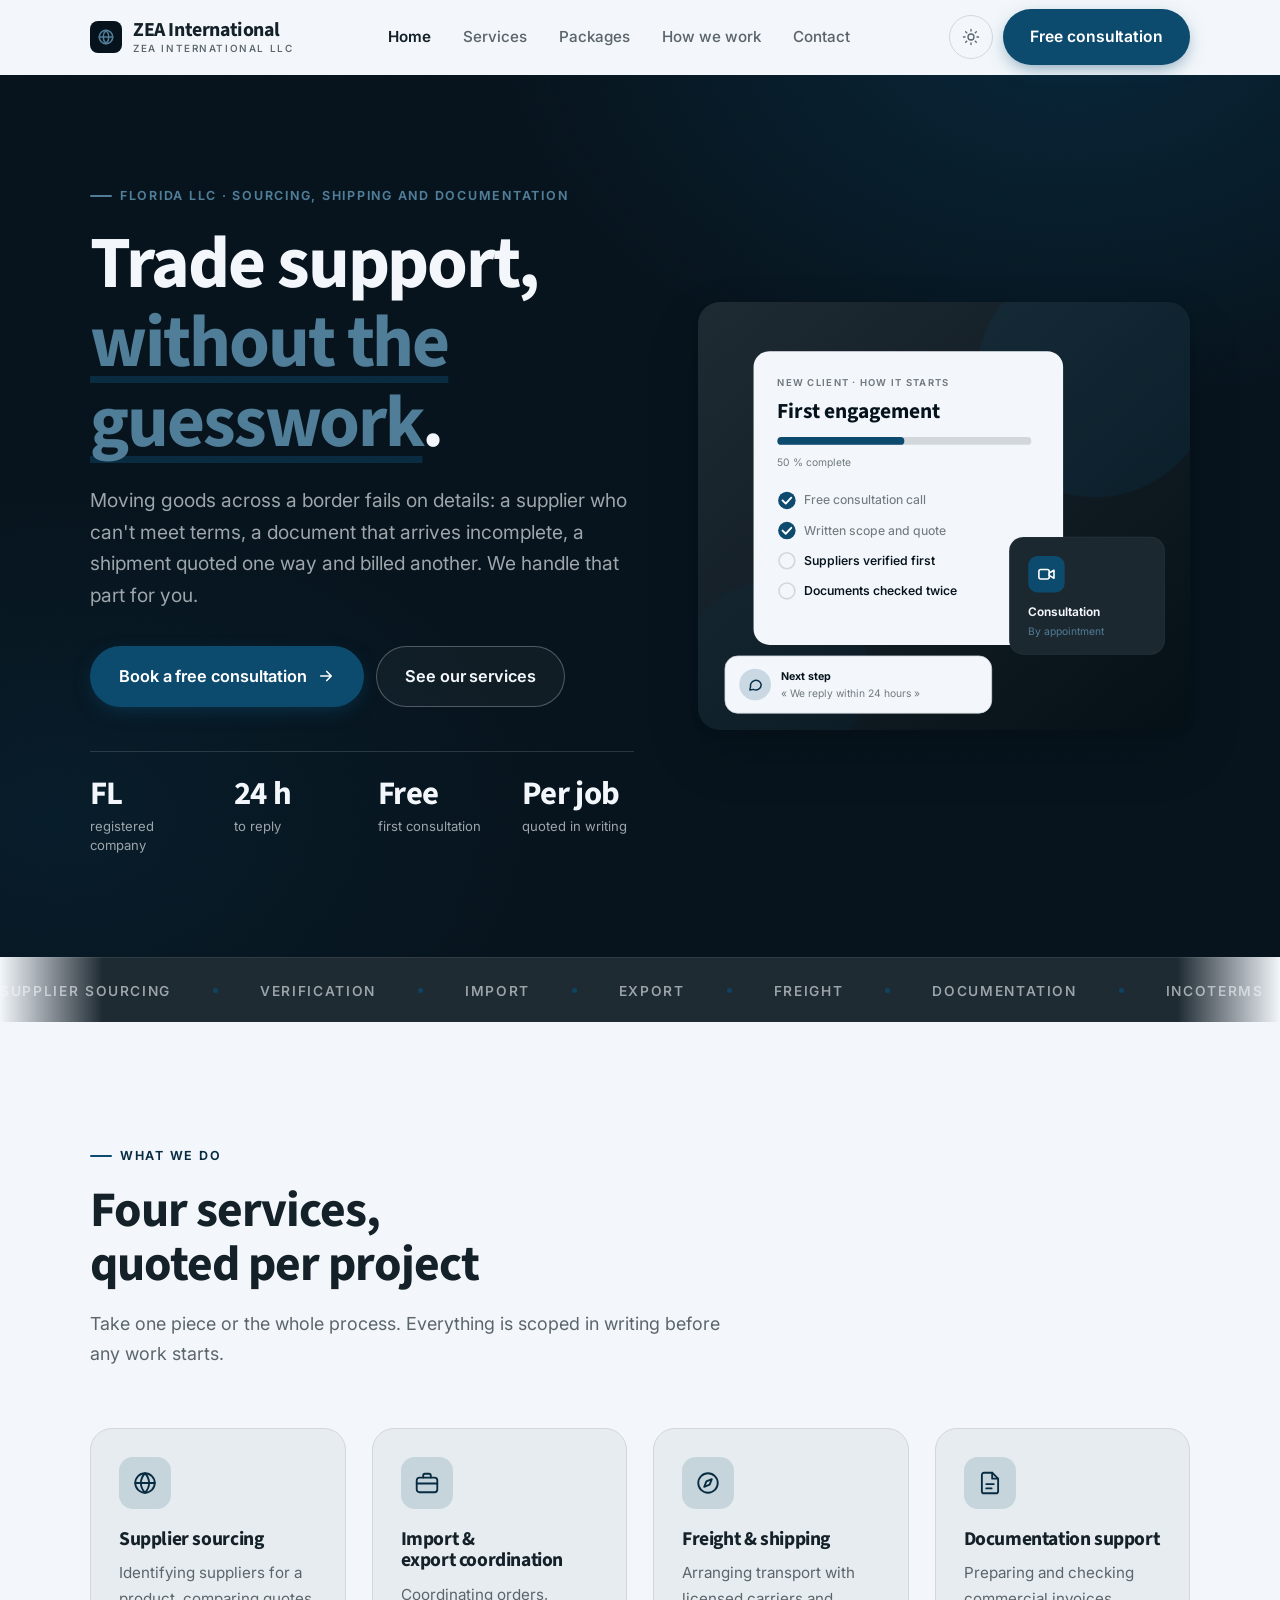
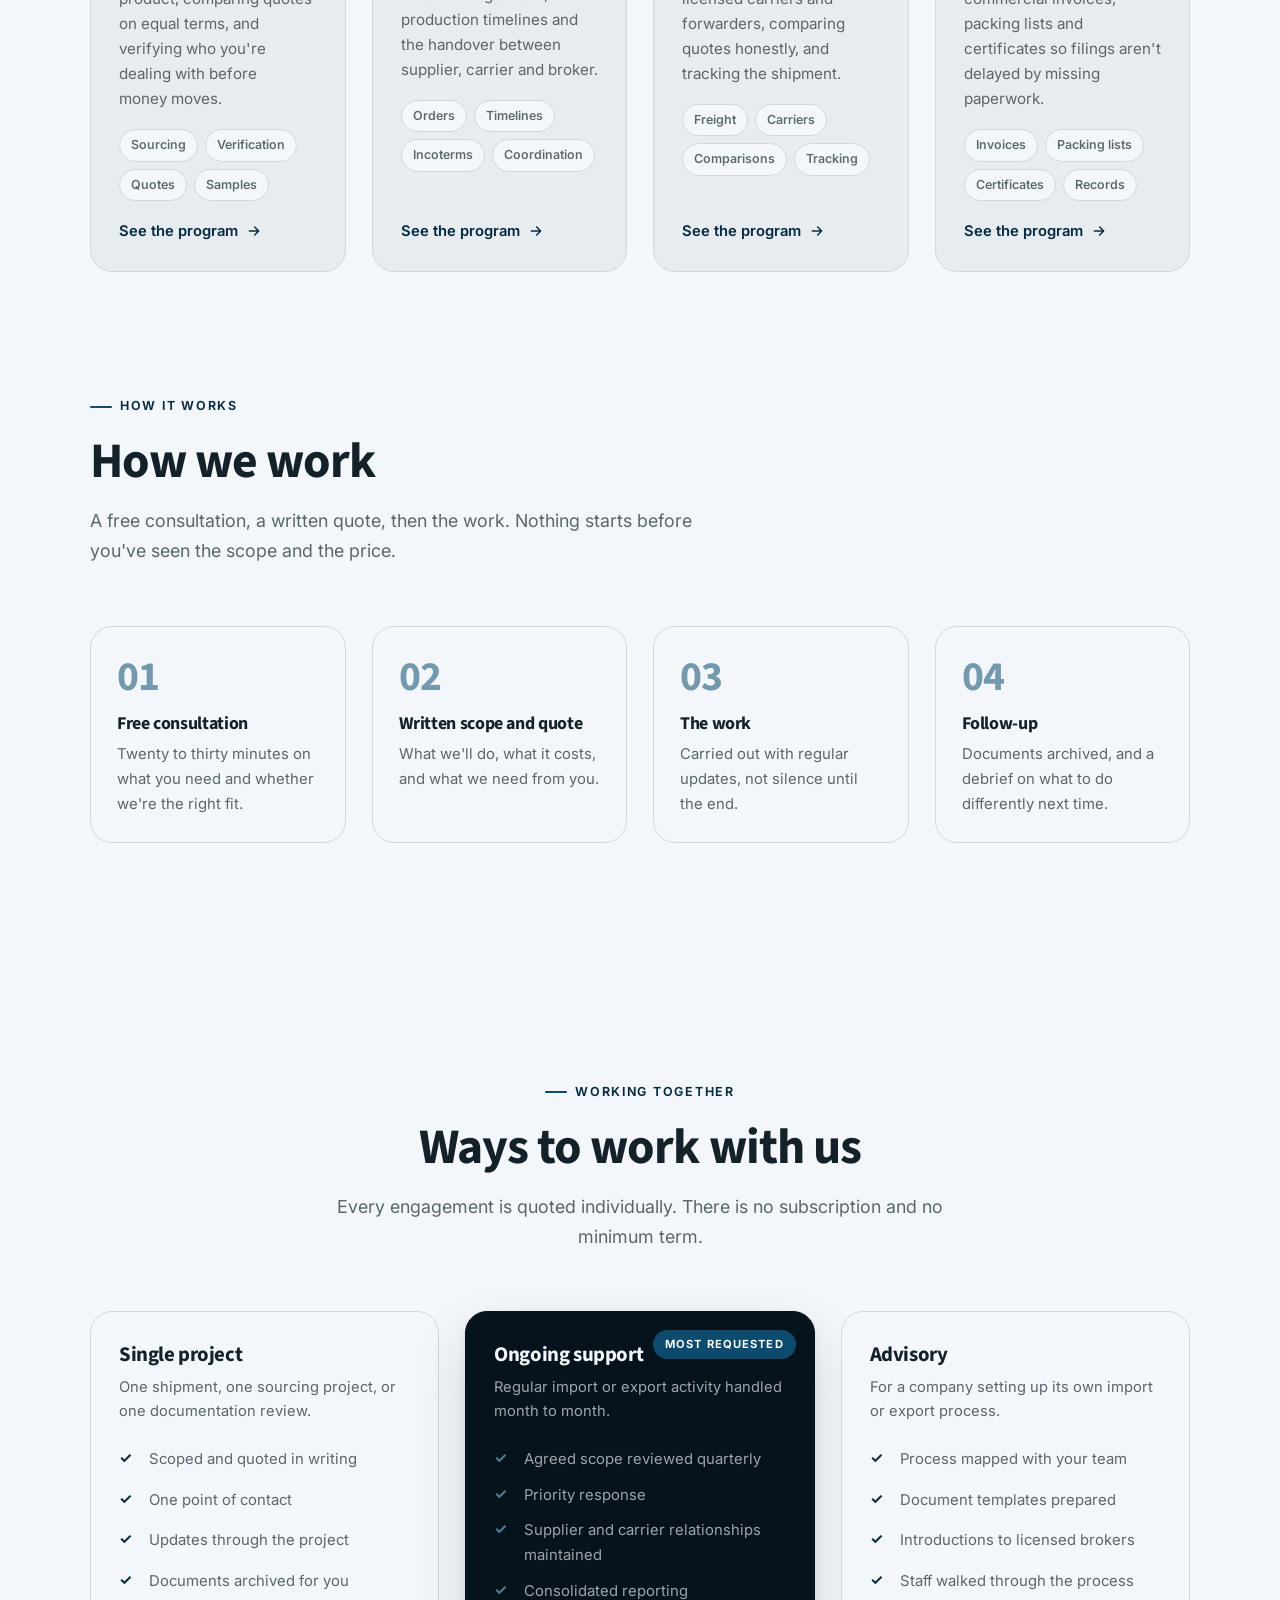
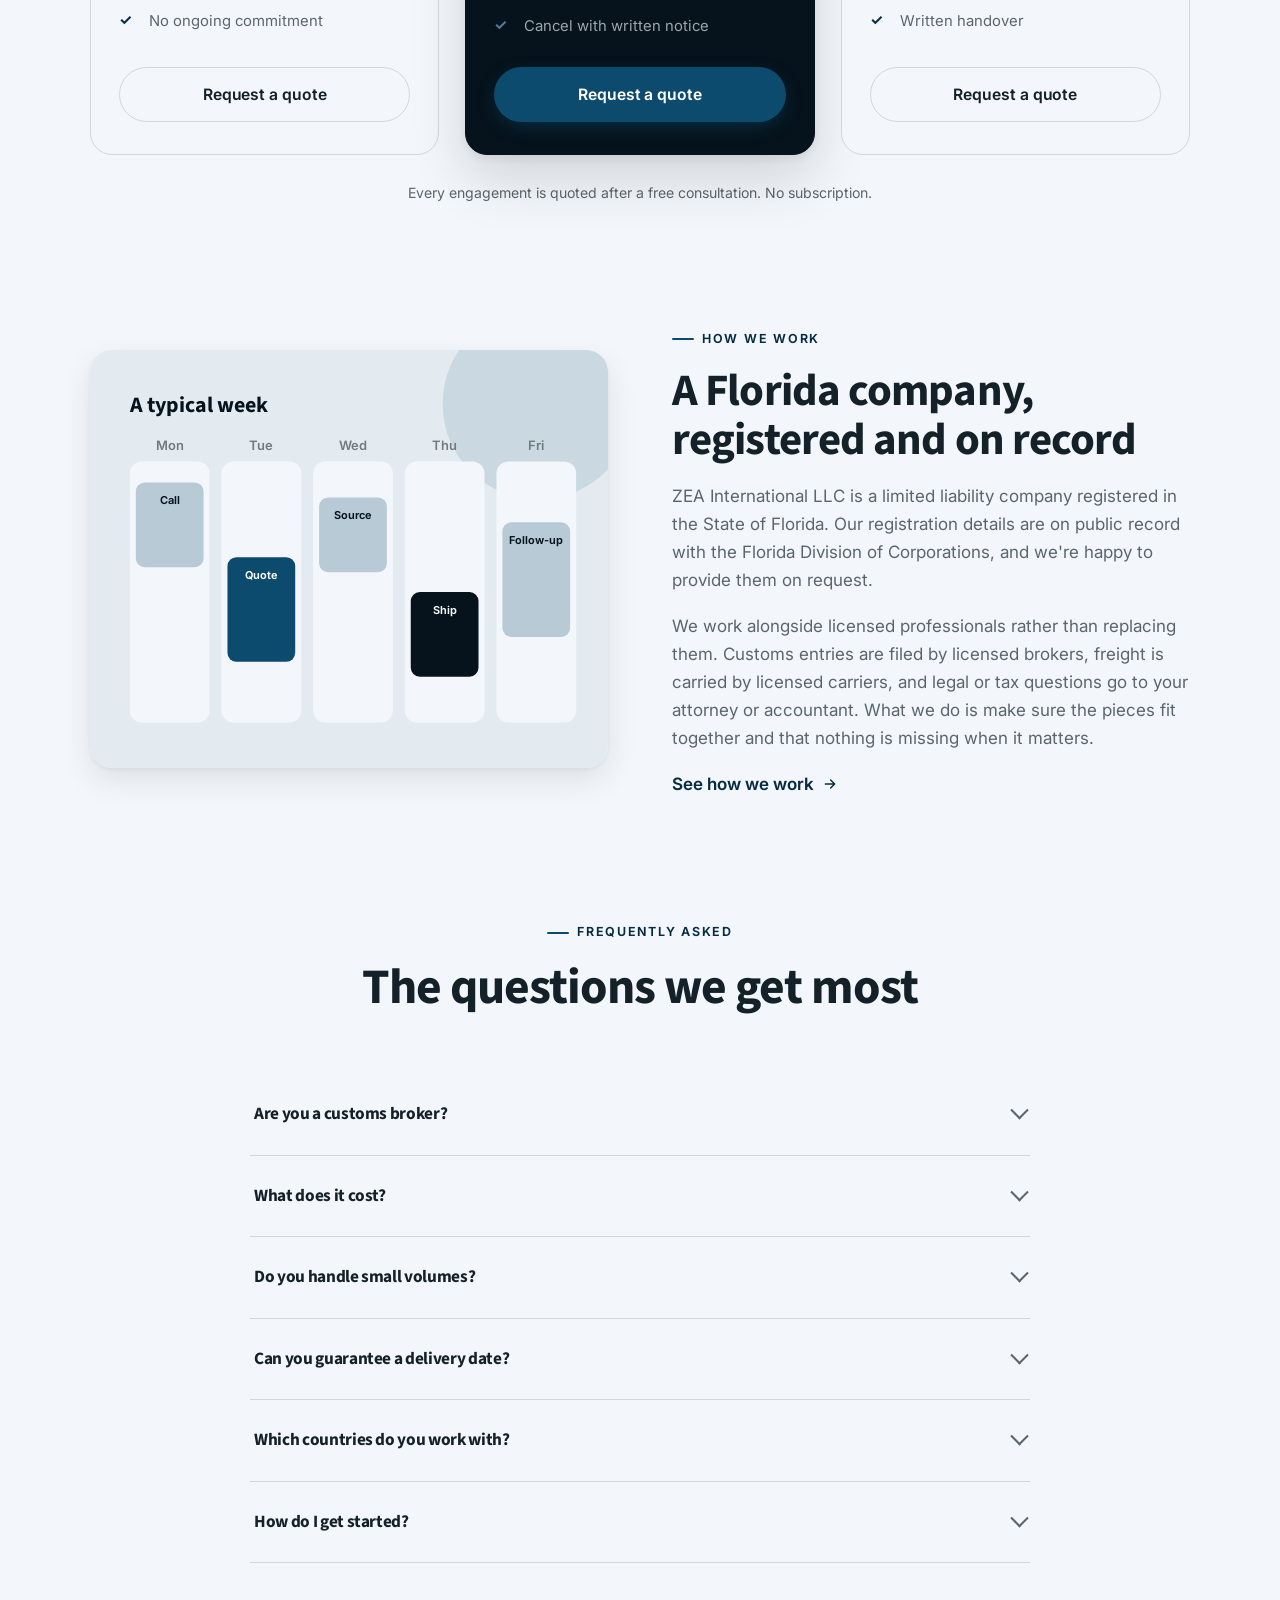
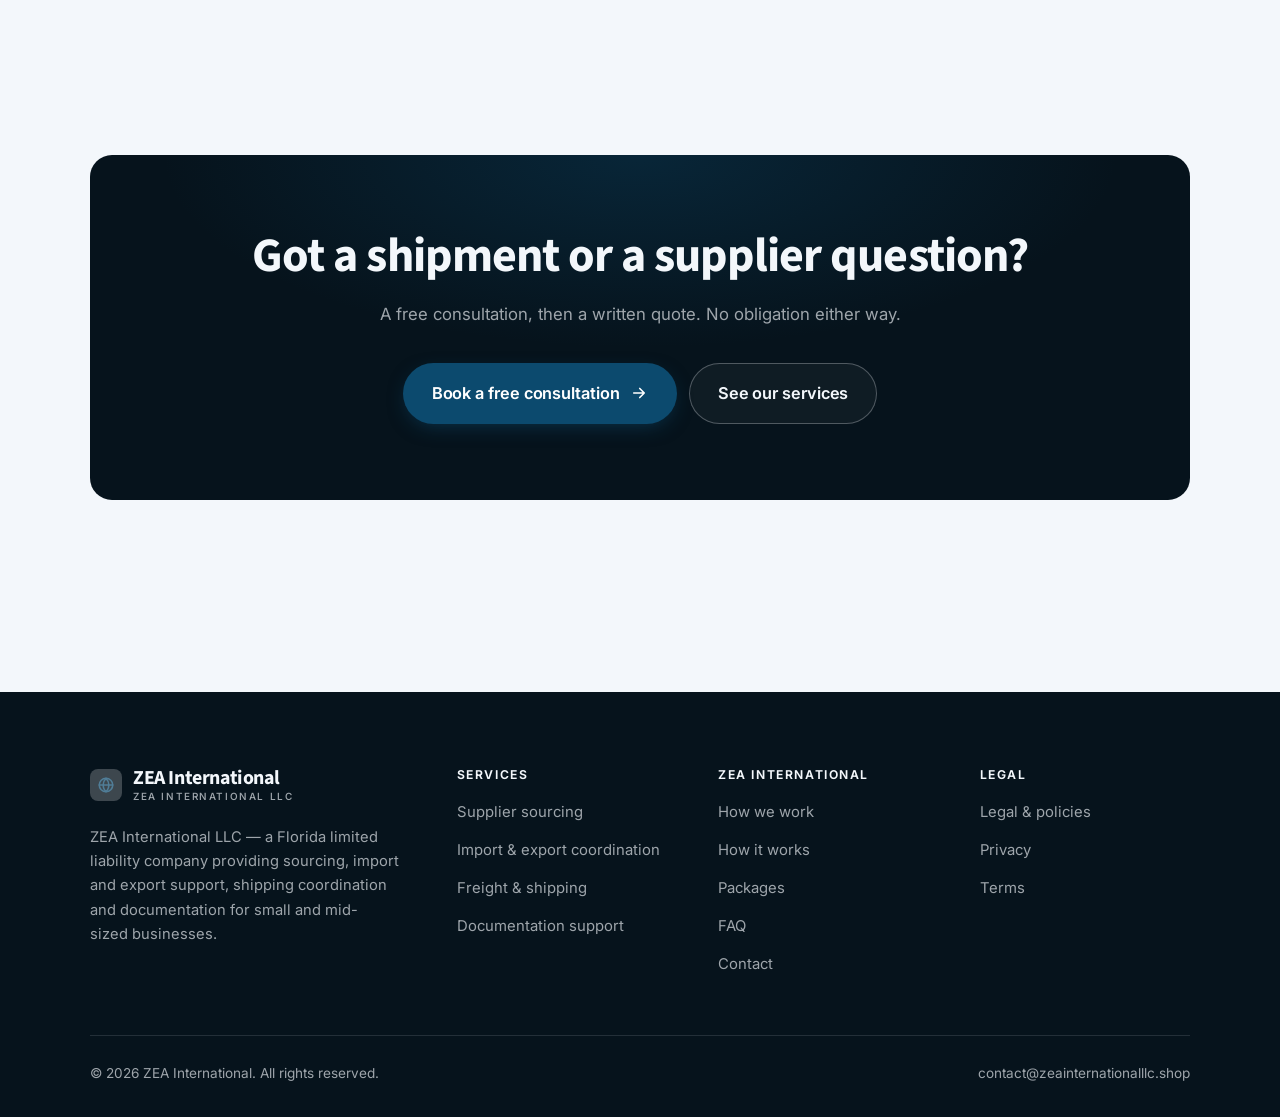
<file: index.html>
<!DOCTYPE html>
<html lang="en" class="no-js">
<head>
<meta charset="utf-8">
<meta name="viewport" content="width=device-width, initial-scale=1">
<title>ZEA International LLC — sourcing, import and export support</title>
<meta name="description" content="ZEA International LLC, a Florida company providing supplier sourcing, import and export coordination, shipping and documentation support for small and mid-sized businesses.">
<link rel="canonical" href="https://zeainternationalllc.shop/">

<meta property="og:type" content="website">
<meta property="og:url" content="https://zeainternationalllc.shop/">
<meta property="og:site_name" content="ZEA International">
<meta property="og:locale" content="en_US">
<meta property="og:title" content="ZEA International LLC — sourcing, import and export support">
<meta property="og:description" content="ZEA International LLC, a Florida company providing supplier sourcing, import and export coordination, shipping and documentation support for small and mid-sized businesses.">
<meta name="theme-color" content="#06131c">

<link rel="icon" href="assets/img/favicon.svg" type="image/svg+xml">
<link rel="preconnect" href="https://fonts.googleapis.com">
<link rel="preconnect" href="https://fonts.gstatic.com" crossorigin>
<link rel="stylesheet" href="https://fonts.googleapis.com/css2?family=Source+Sans+3:wght@400..700&family=Inter:wght@400..700&display=swap">
<link rel="stylesheet" href="assets/css/style.css">

<!-- Thème appliqué avant le premier rendu (évite le flash) -->
<script>
document.documentElement.classList.remove('no-js');
(function(){try{var t=localStorage.getItem('site-theme');if(t){document.documentElement.setAttribute('data-theme',t);}}catch(e){}})();
</script>
<script type="application/ld+json">
{
  "@context": "https://schema.org",
  "@type": "Organization",
  "name": "ZEA International",
  "url": "https://zeainternationalllc.shop/",
  "email": "contact@zeainternationalllc.shop",
  "description": "ZEA International LLC, a Florida company providing supplier sourcing, import and export coordination, shipping and documentation support for small and mid-sized businesses.",
  "areaServed": "US",
  "knowsLanguage": "en"
}
</script>
</head>

<body>
<a class="skip-link" href="#main">Skip to main content</a>

<header class="site-header">
  <nav class="wrap nav" aria-label="Main navigation">
    <a class="brand" href="index.html">
      <svg class="brand__mark" viewBox="0 0 64 64" aria-hidden="true">
        <rect class="bm-bg" width="64" height="64" rx="16"/>
        <g class="bm-ic" transform="translate(14 14) scale(1.5)" fill="none" stroke-width="2.1" stroke-linecap="round" stroke-linejoin="round"><circle cx="12" cy="12" r="9"/><path d="M3 12h18M12 3c2.5 2.7 3.8 5.7 3.8 9s-1.3 6.3-3.8 9c-2.5-2.7-3.8-5.7-3.8-9S9.5 5.7 12 3z"/></g>
      </svg>
      <span>ZEA International<span class="brand__sub">ZEA International LLC</span></span>
    </a>

    <ul class="nav__links" id="nav-links">
      <li><a href="index.html" aria-current="page">Home</a></li>
      <li><a href="programs.html">Services</a></li>
      <li><a href="index.html#pricing">Packages</a></li>
      <li><a href="about.html">How we work</a></li>
      <li><a href="contact.html">Contact</a></li>
      <li><a class="btn btn--primary" href="contact.html">Free consultation</a></li>
    </ul>

    <div class="nav__cta">
      <button class="theme-toggle" type="button" aria-label="Switch to dark theme">
        <svg class="icon-sun" viewBox="0 0 24 24" fill="none" stroke="currentColor" stroke-width="1.8" stroke-linecap="round" aria-hidden="true"><circle cx="12" cy="12" r="4"/><path d="M12 2v2m0 16v2M2 12h2m16 0h2M4.9 4.9l1.4 1.4m11.4 11.4 1.4 1.4M19.1 4.9l-1.4 1.4M6.3 17.7l-1.4 1.4"/></svg>
        <svg class="icon-moon" viewBox="0 0 24 24" fill="none" stroke="currentColor" stroke-width="1.8" stroke-linecap="round" stroke-linejoin="round" aria-hidden="true"><path d="M21 12.8A9 9 0 1 1 11.2 3a7 7 0 0 0 9.8 9.8z"/></svg>
      </button>
      <a class="btn btn--primary" href="contact.html">Free consultation</a>
      <button class="nav__toggle" type="button" aria-expanded="false" aria-controls="nav-links" aria-label="Open menu">
        <svg class="icon-open" viewBox="0 0 24 24" fill="none" stroke="currentColor" stroke-width="2" stroke-linecap="round" aria-hidden="true"><path d="M3 6h18M3 12h18M3 18h18"/></svg>
        <svg class="icon-close" viewBox="0 0 24 24" fill="none" stroke="currentColor" stroke-width="2" stroke-linecap="round" aria-hidden="true"><path d="M6 6l12 12M18 6L6 18"/></svg>
      </button>
    </div>
  </nav>
</header>

<main id="main">

<section class="hero">
  <div class="wrap hero__inner">
    <div>
      <span class="eyebrow hero__eyebrow">Florida LLC · Sourcing, shipping and documentation</span>
      <h1>Trade support,<br> <em>without the guesswork</em>.</h1>
      <p class="hero__lede">Moving goods across a border fails on details: a supplier who can't meet terms, a document that arrives incomplete, a shipment quoted one way and billed another. We handle that part for you.</p>

      <div class="hero__actions">
        <a class="btn btn--primary btn--lg" href="contact.html">Book a free consultation <svg viewBox="0 0 24 24" fill="none" stroke="currentColor" stroke-width="2.2" stroke-linecap="round" stroke-linejoin="round" aria-hidden="true"><path d="M5 12h14M13 6l6 6-6 6"/></svg></a>
        <a class="btn btn--on-dark btn--lg" href="programs.html">See our services</a>
      </div>

      <ul class="hero__proof">
        <li><span class="stat__num">FL</span><span class="stat__label">registered company</span></li>
        <li><span class="stat__num">24 h</span><span class="stat__label">to reply</span></li>
        <li><span class="stat__num">Free</span><span class="stat__label">first consultation</span></li>
        <li><span class="stat__num">Per job</span><span class="stat__label">quoted in writing</span></li>
      </ul>
    </div>

    <div class="hero__art">
      <svg viewBox="0 0 620 540" role="img" aria-label="How a first engagement with ZEA International works, from consultation to written quote.">
        <defs>
          <linearGradient id="hbg" x1="0" y1="0" x2="1" y2="1">
            <stop offset="0" stop-color="#1f2b33"/><stop offset="1" stop-color="#050f16"/>
          </linearGradient>
        </defs>
        <rect width="620" height="540" rx="22" fill="url(#hbg)"/>
        <circle cx="500" cy="96" r="150" fill="#0c4a6e" opacity=".16"/>
        <circle cx="96" cy="470" r="120" fill="#0c4a6e" opacity=".08"/>

        <g style="font-family: var(--font-body)">
          <!-- Carte programme -->
          <rect x="70" y="62" width="390" height="370" rx="20" fill="#f3f7fb"/>
          <text x="100" y="106" font-size="12" font-weight="650" letter-spacing="1.6" fill="#717a80">NEW CLIENT · HOW IT STARTS</text>
          <text x="100" y="146" font-size="27" font-weight="700" fill="#06131c" style="font-family: var(--font-display)">First engagement</text>
          <rect x="100" y="170" width="320" height="10" rx="5" fill="#d2d7dc"/>
          <rect x="100" y="170" width="160" height="10" rx="5" fill="#0c4a6e"/>
          <text x="100" y="206" font-size="13" fill="#717a80">50 % complete</text>
          <circle cx="112" cy="250" r="11" fill="#0c4a6e"/><path d="M106.5 250l4 4 7-7.5" fill="none" stroke="#ffffff" stroke-width="2.4" stroke-linecap="round" stroke-linejoin="round"/><text x="134" y="255" font-size="15.5" fill="#717a80" font-weight="450">Free consultation call</text>
          <circle cx="112" cy="288" r="11" fill="#0c4a6e"/><path d="M106.5 288l4 4 7-7.5" fill="none" stroke="#ffffff" stroke-width="2.4" stroke-linecap="round" stroke-linejoin="round"/><text x="134" y="293" font-size="15.5" fill="#717a80" font-weight="450">Written scope and quote</text>
          <circle cx="112" cy="326" r="10" fill="none" stroke="#d2d7dc" stroke-width="2"/><text x="134" y="331" font-size="15.5" fill="#06131c" font-weight="560">Suppliers verified first</text>
          <circle cx="112" cy="364" r="10" fill="none" stroke="#d2d7dc" stroke-width="2"/><text x="134" y="369" font-size="15.5" fill="#06131c" font-weight="560">Documents checked twice</text>

          <!-- Carte séance -->
          <rect x="392" y="296" width="196" height="148" rx="18" fill="#1c2830" stroke="#ffffff" stroke-opacity=".08"/>
          <rect x="416" y="320" width="46" height="46" rx="12" fill="#0c4a6e"/>
          <g transform="translate(427 331)" fill="none" stroke="#ffffff" color="#ffffff" stroke-width="2" stroke-linecap="round" stroke-linejoin="round"><rect x="2.5" y="6" width="13" height="12" rx="2.5"/><path d="M15.5 10.5 21.5 7v10l-6-3.5z"/></g>
          <text x="416" y="396" font-size="15" font-weight="650" fill="#f3f7fb">Consultation</text>
          <text x="416" y="420" font-size="13" fill="#507d97">By appointment</text>

          <!-- Retour du coach -->
          <rect x="34" y="446" width="336" height="72" rx="16" fill="#f3f7fb" stroke="#d2d7dc"/>
          <circle cx="72" cy="482" r="20" fill="#c9d8e2"/>
          <g transform="translate(62 472) scale(.84)" fill="none" stroke="#083048" stroke-width="2.2" stroke-linecap="round" stroke-linejoin="round"><path d="M21 12a8 8 0 0 1-11.6 7.1L4 20l1-4.6A8 8 0 1 1 21 12z"/></g>
          <text x="104" y="476" font-size="13.5" font-weight="700" fill="#06131c">Next step</text>
          <text x="104" y="498" font-size="13" fill="#717a80">« We reply within 24 hours »</text>
        </g>
      </svg>
    </div>
  </div>
</section>

<div class="marquee" aria-hidden="true">
  <div class="marquee__track"><span>Supplier sourcing</span><span>Verification</span><span>Import</span><span>Export</span><span>Freight</span><span>Documentation</span><span>Incoterms</span><span>Quotes</span><span>Tracking</span><span>Logistics</span><span>Supplier sourcing</span><span>Verification</span><span>Import</span><span>Export</span><span>Freight</span><span>Documentation</span><span>Incoterms</span><span>Quotes</span><span>Tracking</span><span>Logistics</span></div>
</div>

<section class="section wrap" id="programs">
  <div class="section-head reveal">
    <span class="eyebrow">What we do</span>
    <h2>Four services, quoted per project</h2>
    <p>Take one piece or the whole process. Everything is scoped in writing before any work starts.</p>
  </div>
  <div class="grid grid--4 reveal-group">
    <a class="card" href="programs.html#sourcing">
      <div class="card__icon"><svg viewBox="0 0 24 24" fill="none" stroke="currentColor" stroke-width="1.7" stroke-linecap="round" stroke-linejoin="round" aria-hidden="true"><circle cx="12" cy="12" r="9"/><path d="M3 12h18M12 3c2.5 2.7 3.8 5.7 3.8 9s-1.3 6.3-3.8 9c-2.5-2.7-3.8-5.7-3.8-9S9.5 5.7 12 3z"/></svg></div>
      <h3>Supplier sourcing</h3>
      <p>Identifying suppliers for a product, comparing quotes on equal terms, and verifying who you're dealing with before money moves.</p>
      <ul class="tags"><li>Sourcing</li><li>Verification</li><li>Quotes</li><li>Samples</li></ul>
      <span class="arrow-link">See the program <svg viewBox="0 0 24 24" fill="none" stroke="currentColor" stroke-width="2.2" stroke-linecap="round" stroke-linejoin="round" aria-hidden="true"><path d="M5 12h14M13 6l6 6-6 6"/></svg></span>
    </a>
    <a class="card" href="programs.html#import">
      <div class="card__icon"><svg viewBox="0 0 24 24" fill="none" stroke="currentColor" stroke-width="1.7" stroke-linecap="round" stroke-linejoin="round" aria-hidden="true"><rect x="2.5" y="7" width="19" height="13.5" rx="2.5"/><path d="M8.5 7V5a1.5 1.5 0 0 1 1.5-1.5h4A1.5 1.5 0 0 1 15.5 5v2M2.5 12.5h19"/></svg></div>
      <h3>Import &amp; export coordination</h3>
      <p>Coordinating orders, production timelines and the handover between supplier, carrier and broker.</p>
      <ul class="tags"><li>Orders</li><li>Timelines</li><li>Incoterms</li><li>Coordination</li></ul>
      <span class="arrow-link">See the program <svg viewBox="0 0 24 24" fill="none" stroke="currentColor" stroke-width="2.2" stroke-linecap="round" stroke-linejoin="round" aria-hidden="true"><path d="M5 12h14M13 6l6 6-6 6"/></svg></span>
    </a>
    <a class="card" href="programs.html#freight">
      <div class="card__icon"><svg viewBox="0 0 24 24" fill="none" stroke="currentColor" stroke-width="1.7" stroke-linecap="round" stroke-linejoin="round" aria-hidden="true"><circle cx="12" cy="12" r="9"/><path d="M15.5 8.5 13.5 13.5 8.5 15.5 10.5 10.5z"/></svg></div>
      <h3>Freight &amp; shipping</h3>
      <p>Arranging transport with licensed carriers and forwarders, comparing quotes honestly, and tracking the shipment.</p>
      <ul class="tags"><li>Freight</li><li>Carriers</li><li>Comparisons</li><li>Tracking</li></ul>
      <span class="arrow-link">See the program <svg viewBox="0 0 24 24" fill="none" stroke="currentColor" stroke-width="2.2" stroke-linecap="round" stroke-linejoin="round" aria-hidden="true"><path d="M5 12h14M13 6l6 6-6 6"/></svg></span>
    </a>
    <a class="card" href="programs.html#documents">
      <div class="card__icon"><svg viewBox="0 0 24 24" fill="none" stroke="currentColor" stroke-width="1.7" stroke-linecap="round" stroke-linejoin="round" aria-hidden="true"><path d="M14 2.5H6.5A2 2 0 0 0 4.5 4.5v15a2 2 0 0 0 2 2h11a2 2 0 0 0 2-2V8z"/><path d="M14 2.5V8h5.5M8.5 13h7M8.5 17h5"/></svg></div>
      <h3>Documentation support</h3>
      <p>Preparing and checking commercial invoices, packing lists and certificates so filings aren't delayed by missing paperwork.</p>
      <ul class="tags"><li>Invoices</li><li>Packing lists</li><li>Certificates</li><li>Records</li></ul>
      <span class="arrow-link">See the program <svg viewBox="0 0 24 24" fill="none" stroke="currentColor" stroke-width="2.2" stroke-linecap="round" stroke-linejoin="round" aria-hidden="true"><path d="M5 12h14M13 6l6 6-6 6"/></svg></span>
    </a>
  </div>
</section>

<section class="section section--flush wrap" id="how-it-works">
  <div class="section-head reveal">
    <span class="eyebrow">How it works</span>
    <h2>How we work</h2>
    <p>A free consultation, a written quote, then the work. Nothing starts before you've seen the scope and the price.</p>
  </div>
  <div class="grid grid--4 steps reveal-group">
    <article class="step">
      <h3>Free consultation</h3>
      <p>Twenty to thirty minutes on what you need and whether we're the right fit.</p>
    </article>
    <article class="step">
      <h3>Written scope and quote</h3>
      <p>What we'll do, what it costs, and what we need from you.</p>
    </article>
    <article class="step">
      <h3>The work</h3>
      <p>Carried out with regular updates, not silence until the end.</p>
    </article>
    <article class="step">
      <h3>Follow-up</h3>
      <p>Documents archived, and a debrief on what to do differently next time.</p>
    </article>
  </div>
</section>

<section class="section wrap" id="pricing">
  <div class="section-head section-head--center reveal">
    <span class="eyebrow">Working together</span>
    <h2>Ways to work with us</h2>
    <p>Every engagement is quoted individually. There is no subscription and no minimum term.</p>
  </div>
  <div class="grid grid--3 plans reveal-group">
    <article class="plan">
      
      <h3>Single project</h3>
      <p class="plan__desc">One shipment, one sourcing project, or one documentation review.</p>
      
      <ul class="plan__features">
        <li>Scoped and quoted in writing</li>
        <li>One point of contact</li>
        <li>Updates through the project</li>
        <li>Documents archived for you</li>
        <li>No ongoing commitment</li>
      </ul>
      <a class="btn btn--ghost btn--block" href="contact.html">Request a quote</a>
    </article>
    <article class="plan plan--featured">
      <span class="plan__tag">Most requested</span>
      <h3>Ongoing support</h3>
      <p class="plan__desc">Regular import or export activity handled month to month.</p>
      
      <ul class="plan__features">
        <li>Agreed scope reviewed quarterly</li>
        <li>Priority response</li>
        <li>Supplier and carrier relationships maintained</li>
        <li>Consolidated reporting</li>
        <li>Cancel with written notice</li>
      </ul>
      <a class="btn btn--primary btn--block" href="contact.html">Request a quote</a>
    </article>
    <article class="plan">
      
      <h3>Advisory</h3>
      <p class="plan__desc">For a company setting up its own import or export process.</p>
      
      <ul class="plan__features">
        <li>Process mapped with your team</li>
        <li>Document templates prepared</li>
        <li>Introductions to licensed brokers</li>
        <li>Staff walked through the process</li>
        <li>Written handover</li>
      </ul>
      <a class="btn btn--ghost btn--block" href="contact.html">Request a quote</a>
    </article>
  </div>
  <p class="plans-note">Every engagement is quoted after a free consultation. No subscription.</p>
</section>

<section class="section section--flush wrap">
  <div class="split reveal">
    <div class="split__art">
      <svg viewBox="0 0 520 420" role="img" aria-label="Example of a typical week: Call, Quote, Source, Ship, Follow-up.">
        <rect width="520" height="420" rx="20" fill="#e3ebf1"/>
        <circle cx="450" cy="54" r="96" fill="#0c4a6e" opacity=".12"/>
        <g style="font-family: var(--font-body)">
        <text x="40" y="62" font-size="22" font-weight="700" fill="#06131c" style="font-family: var(--font-display)">A typical week</text>
        <text x="80" y="100" text-anchor="middle" font-size="13" font-weight="600" fill="#717a80">Mon</text>
        <rect x="40" y="112" width="80" height="262" rx="12" fill="#f3f7fb"/>
        <rect x="46" y="133" width="68" height="85" rx="9" fill="#b7cad6"/>
        <text x="80" y="155" text-anchor="middle" font-size="11" font-weight="650" fill="#06131c">Call</text>
        <text x="172" y="100" text-anchor="middle" font-size="13" font-weight="600" fill="#717a80">Tue</text>
        <rect x="132" y="112" width="80" height="262" rx="12" fill="#f3f7fb"/>
        <rect x="138" y="208" width="68" height="105" rx="9" fill="#0c4a6e"/>
        <text x="172" y="230" text-anchor="middle" font-size="11" font-weight="650" fill="#ffffff">Quote</text>
        <text x="264" y="100" text-anchor="middle" font-size="13" font-weight="600" fill="#717a80">Wed</text>
        <rect x="224" y="112" width="80" height="262" rx="12" fill="#f3f7fb"/>
        <rect x="230" y="148" width="68" height="75" rx="9" fill="#b7cad6"/>
        <text x="264" y="170" text-anchor="middle" font-size="11" font-weight="650" fill="#06131c">Source</text>
        <text x="356" y="100" text-anchor="middle" font-size="13" font-weight="600" fill="#717a80">Thu</text>
        <rect x="316" y="112" width="80" height="262" rx="12" fill="#f3f7fb"/>
        <rect x="322" y="243" width="68" height="85" rx="9" fill="#06131c"/>
        <text x="356" y="265" text-anchor="middle" font-size="11" font-weight="650" fill="#f3f7fb">Ship</text>
        <text x="448" y="100" text-anchor="middle" font-size="13" font-weight="600" fill="#717a80">Fri</text>
        <rect x="408" y="112" width="80" height="262" rx="12" fill="#f3f7fb"/>
        <rect x="414" y="173" width="68" height="115" rx="9" fill="#b7cad6"/>
        <text x="448" y="195" text-anchor="middle" font-size="11" font-weight="650" fill="#06131c">Follow-up</text>
        </g>
      </svg>
    </div>
    <div>
      <span class="eyebrow">How we work</span>
      <h2>A Florida company, registered and on record</h2>
      <p>ZEA International LLC is a limited liability company registered in the State of Florida. Our registration details are on public record with the Florida Division of Corporations, and we're happy to provide them on request.</p>
      <p>We work alongside licensed professionals rather than replacing them. Customs entries are filed by licensed brokers, freight is carried by licensed carriers, and legal or tax questions go to your attorney or accountant. What we do is make sure the pieces fit together and that nothing is missing when it matters.</p>
      <p><a class="arrow-link" href="about.html">See how we work <svg viewBox="0 0 24 24" fill="none" stroke="currentColor" stroke-width="2.2" stroke-linecap="round" stroke-linejoin="round" aria-hidden="true"><path d="M5 12h14M13 6l6 6-6 6"/></svg></a></p>
    </div>
  </div>
</section>

<section class="section section--flush wrap" id="faq">
  <div class="section-head section-head--center reveal">
    <span class="eyebrow">Frequently asked</span>
    <h2>The questions we get most</h2>
  </div>
  <div class="faq reveal">
    <details>
      <summary>Are you a customs broker?</summary>
      <p>No. We are not a licensed customs broker and we file no customs entries. We prepare and check documentation and work with your licensed broker, or help you find one.</p>
    </details>
    <details>
      <summary>What does it cost?</summary>
      <p>It depends on the work. Everything is quoted in writing after a free consultation, and nothing is charged until you accept the quote.</p>
    </details>
    <details>
      <summary>Do you handle small volumes?</summary>
      <p>Yes. Plenty of our work is for small businesses importing modest quantities, where getting the details right matters most.</p>
    </details>
    <details>
      <summary>Can you guarantee a delivery date?</summary>
      <p>No. Carriers, customs and suppliers all affect timing, and no honest intermediary promises a date they don't control. We keep you informed and flag delays early.</p>
    </details>
    <details>
      <summary>Which countries do you work with?</summary>
      <p>Tell us what you're moving and where. If it's outside what we can support properly, we'll say so rather than take the work.</p>
    </details>
    <details>
      <summary>How do I get started?</summary>
      <p>Book a free consultation. We'll talk through what you need and send a written quote if it's a fit.</p>
    </details>
  </div>
</section>

<section class="wrap section--tight">
  <div class="cta-band reveal">
    <h2>Got a shipment or a supplier question?</h2>
    <p>A free consultation, then a written quote. No obligation either way.</p>
    <div class="hero__actions">
      <a class="btn btn--primary btn--lg" href="contact.html">Book a free consultation <svg viewBox="0 0 24 24" fill="none" stroke="currentColor" stroke-width="2.2" stroke-linecap="round" stroke-linejoin="round" aria-hidden="true"><path d="M5 12h14M13 6l6 6-6 6"/></svg></a>
      <a class="btn btn--on-dark btn--lg" href="programs.html">See our services</a>
    </div>
  </div>
</section>

</main>

<footer class="site-footer">
  <div class="wrap">
    <div class="footer__grid">
      <div class="footer__brand">
        <a class="brand" href="index.html">
          <svg class="brand__mark" viewBox="0 0 64 64" aria-hidden="true">
        <rect class="bm-bg" width="64" height="64" rx="16"/>
        <g class="bm-ic" transform="translate(14 14) scale(1.5)" fill="none" stroke-width="2.1" stroke-linecap="round" stroke-linejoin="round"><circle cx="12" cy="12" r="9"/><path d="M3 12h18M12 3c2.5 2.7 3.8 5.7 3.8 9s-1.3 6.3-3.8 9c-2.5-2.7-3.8-5.7-3.8-9S9.5 5.7 12 3z"/></g>
      </svg>
          <span>ZEA International<span class="brand__sub">ZEA International LLC</span></span>
        </a>
        <p>ZEA International LLC — a Florida limited liability company providing sourcing, import and export support, shipping coordination and documentation for small and mid-sized businesses.</p>
      </div>

      <div class="footer__col">
        <h4>Services</h4>
        <ul>
          <li><a href="programs.html#sourcing">Supplier sourcing</a></li>
          <li><a href="programs.html#import">Import &amp; export coordination</a></li>
          <li><a href="programs.html#freight">Freight &amp; shipping</a></li>
          <li><a href="programs.html#documents">Documentation support</a></li>
        </ul>
      </div>

      <div class="footer__col">
        <h4>ZEA International</h4>
        <ul>
          <li><a href="about.html">How we work</a></li>
          <li><a href="index.html#how-it-works">How it works</a></li>
          <li><a href="index.html#pricing">Packages</a></li>
          <li><a href="index.html#faq">FAQ</a></li>
          <li><a href="contact.html">Contact</a></li>
        </ul>
      </div>

      <div class="footer__col">
        <h4>Legal</h4>
        <ul>
          <li><a href="legal.html">Legal &amp; policies</a></li>
          <li><a href="legal.html#privacy">Privacy</a></li>
          <li><a href="legal.html#terms">Terms</a></li>
        </ul>
      </div>
    </div>

    <div class="footer__bottom">
      <p>© <span data-year>2026</span> ZEA International. All rights reserved.</p>
      <p><a href="mailto:contact@zeainternationalllc.shop">contact@zeainternationalllc.shop</a></p>
    </div>
  </div>
</footer>

<script src="assets/js/main.js" defer></script>
</body>
</html>
</file>
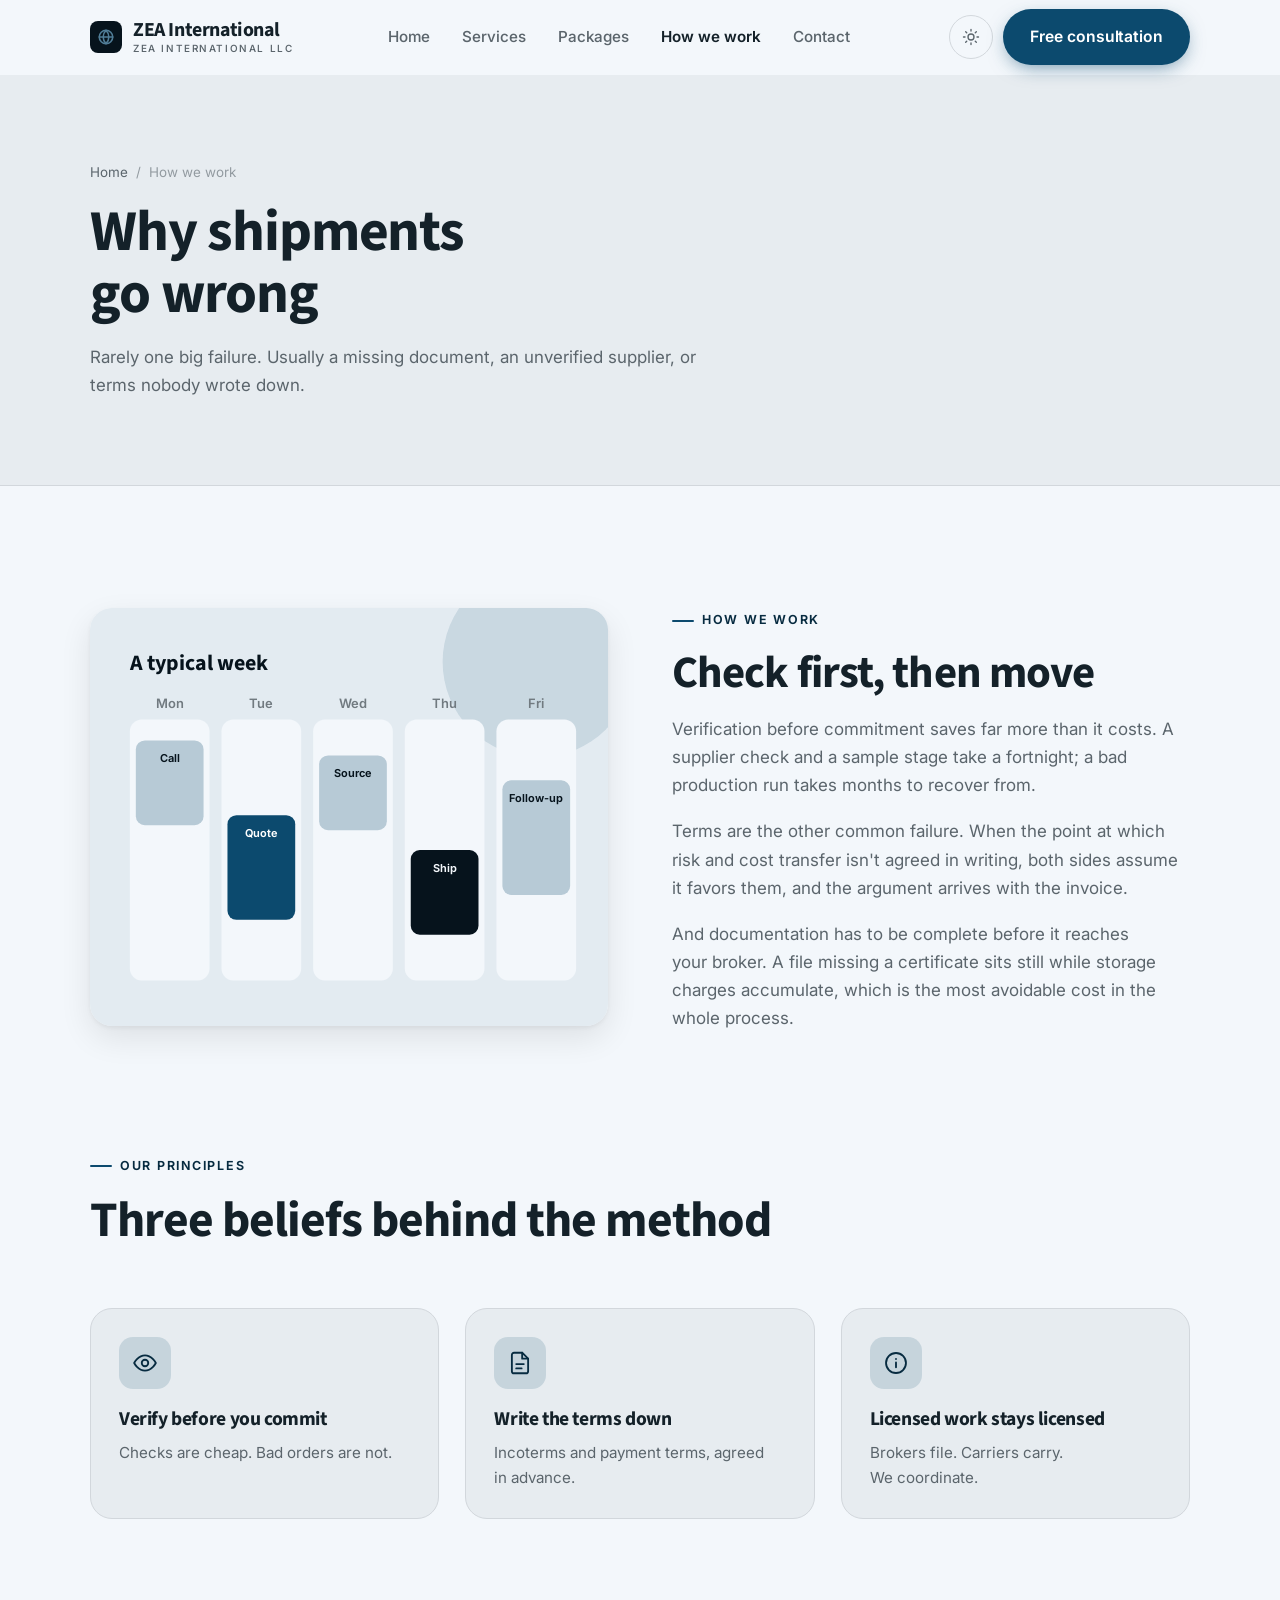
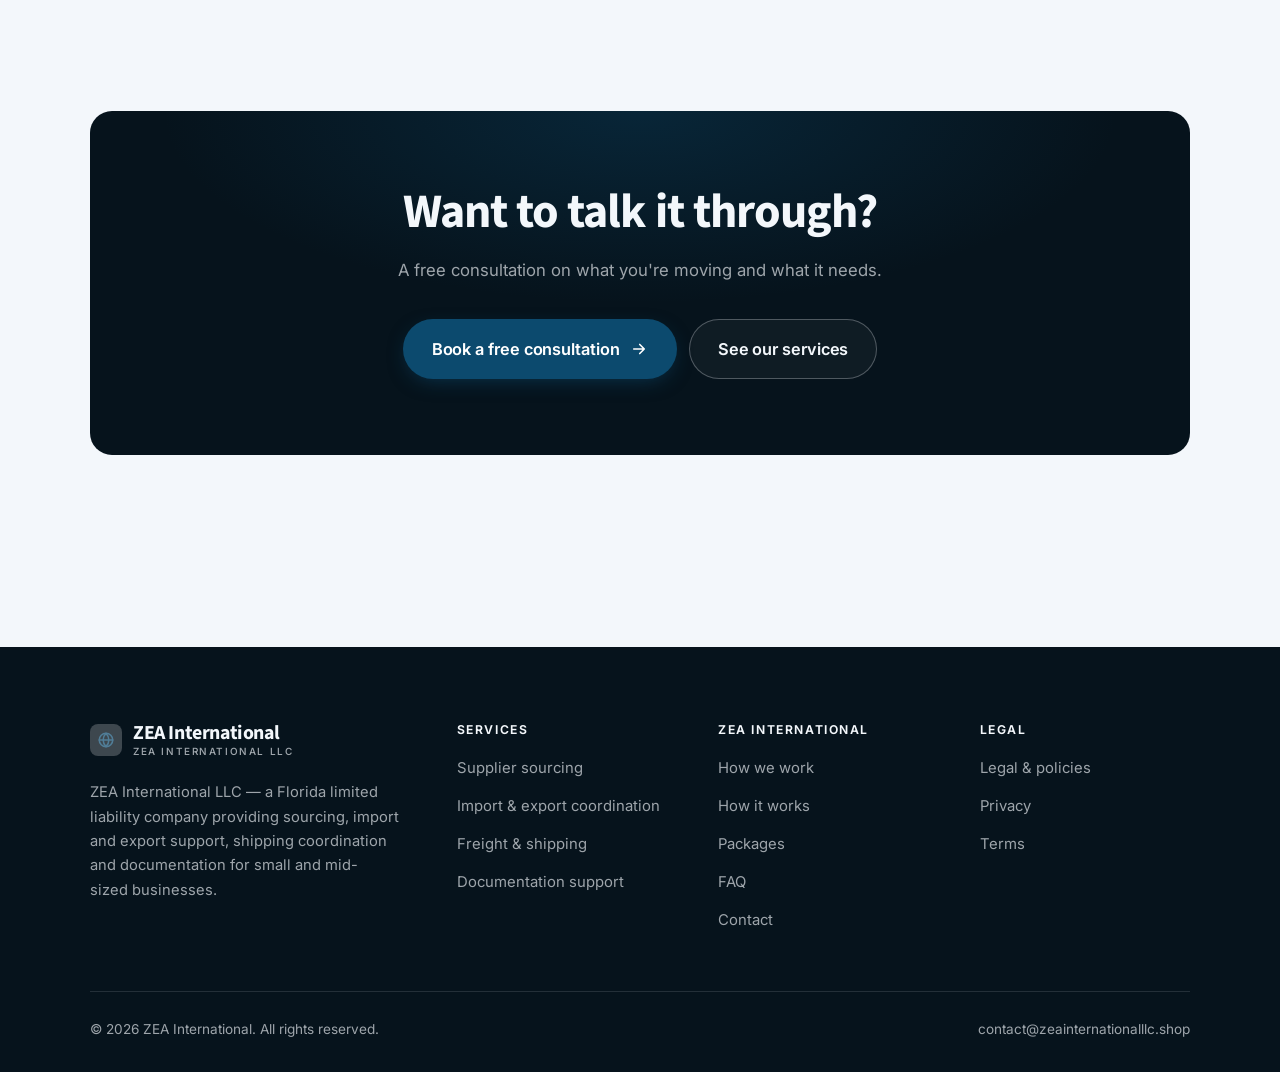
<file: about.html>
<!DOCTYPE html>
<html lang="en" class="no-js">
<head>
<meta charset="utf-8">
<meta name="viewport" content="width=device-width, initial-scale=1">
<title>How we work — ZEA International</title>
<meta name="description" content="About ZEA International LLC, a Florida limited liability company providing international trade support.">
<link rel="canonical" href="https://zeainternationalllc.shop/about.html">

<meta property="og:type" content="website">
<meta property="og:url" content="https://zeainternationalllc.shop/about.html">
<meta property="og:site_name" content="ZEA International">
<meta property="og:locale" content="en_US">
<meta property="og:title" content="How we work — ZEA International">
<meta property="og:description" content="About ZEA International LLC, a Florida limited liability company providing international trade support.">
<meta name="theme-color" content="#06131c">

<link rel="icon" href="assets/img/favicon.svg" type="image/svg+xml">
<link rel="preconnect" href="https://fonts.googleapis.com">
<link rel="preconnect" href="https://fonts.gstatic.com" crossorigin>
<link rel="stylesheet" href="https://fonts.googleapis.com/css2?family=Source+Sans+3:wght@400..700&family=Inter:wght@400..700&display=swap">
<link rel="stylesheet" href="assets/css/style.css">

<!-- Thème appliqué avant le premier rendu (évite le flash) -->
<script>
document.documentElement.classList.remove('no-js');
(function(){try{var t=localStorage.getItem('site-theme');if(t){document.documentElement.setAttribute('data-theme',t);}}catch(e){}})();
</script>
</head>

<body>
<a class="skip-link" href="#main">Skip to main content</a>

<header class="site-header">
  <nav class="wrap nav" aria-label="Main navigation">
    <a class="brand" href="index.html">
      <svg class="brand__mark" viewBox="0 0 64 64" aria-hidden="true">
        <rect class="bm-bg" width="64" height="64" rx="16"/>
        <g class="bm-ic" transform="translate(14 14) scale(1.5)" fill="none" stroke-width="2.1" stroke-linecap="round" stroke-linejoin="round"><circle cx="12" cy="12" r="9"/><path d="M3 12h18M12 3c2.5 2.7 3.8 5.7 3.8 9s-1.3 6.3-3.8 9c-2.5-2.7-3.8-5.7-3.8-9S9.5 5.7 12 3z"/></g>
      </svg>
      <span>ZEA International<span class="brand__sub">ZEA International LLC</span></span>
    </a>

    <ul class="nav__links" id="nav-links">
      <li><a href="index.html">Home</a></li>
      <li><a href="programs.html">Services</a></li>
      <li><a href="index.html#pricing">Packages</a></li>
      <li><a href="about.html" aria-current="page">How we work</a></li>
      <li><a href="contact.html">Contact</a></li>
      <li><a class="btn btn--primary" href="contact.html">Free consultation</a></li>
    </ul>

    <div class="nav__cta">
      <button class="theme-toggle" type="button" aria-label="Switch to dark theme">
        <svg class="icon-sun" viewBox="0 0 24 24" fill="none" stroke="currentColor" stroke-width="1.8" stroke-linecap="round" aria-hidden="true"><circle cx="12" cy="12" r="4"/><path d="M12 2v2m0 16v2M2 12h2m16 0h2M4.9 4.9l1.4 1.4m11.4 11.4 1.4 1.4M19.1 4.9l-1.4 1.4M6.3 17.7l-1.4 1.4"/></svg>
        <svg class="icon-moon" viewBox="0 0 24 24" fill="none" stroke="currentColor" stroke-width="1.8" stroke-linecap="round" stroke-linejoin="round" aria-hidden="true"><path d="M21 12.8A9 9 0 1 1 11.2 3a7 7 0 0 0 9.8 9.8z"/></svg>
      </button>
      <a class="btn btn--primary" href="contact.html">Free consultation</a>
      <button class="nav__toggle" type="button" aria-expanded="false" aria-controls="nav-links" aria-label="Open menu">
        <svg class="icon-open" viewBox="0 0 24 24" fill="none" stroke="currentColor" stroke-width="2" stroke-linecap="round" aria-hidden="true"><path d="M3 6h18M3 12h18M3 18h18"/></svg>
        <svg class="icon-close" viewBox="0 0 24 24" fill="none" stroke="currentColor" stroke-width="2" stroke-linecap="round" aria-hidden="true"><path d="M6 6l12 12M18 6L6 18"/></svg>
      </button>
    </div>
  </nav>
</header>

<main id="main">

<section class="page-head">
  <div class="wrap">
    <nav class="breadcrumb" aria-label="Breadcrumb">
      <a href="index.html">Home</a><span>/</span><span aria-current="page">How we work</span>
    </nav>
    <h1>Why shipments go wrong</h1>
    <p>Rarely one big failure. Usually a missing document, an unverified supplier, or terms nobody wrote down.</p>
  </div>
</section>

<section class="section wrap">
  <div class="split reveal">
    <div class="split__art">
      <svg viewBox="0 0 520 420" role="img" aria-label="Example of a typical week: Call, Quote, Source, Ship, Follow-up.">
        <rect width="520" height="420" rx="20" fill="#e3ebf1"/>
        <circle cx="450" cy="54" r="96" fill="#0c4a6e" opacity=".12"/>
        <g style="font-family: var(--font-body)">
        <text x="40" y="62" font-size="22" font-weight="700" fill="#06131c" style="font-family: var(--font-display)">A typical week</text>
        <text x="80" y="100" text-anchor="middle" font-size="13" font-weight="600" fill="#717a80">Mon</text>
        <rect x="40" y="112" width="80" height="262" rx="12" fill="#f3f7fb"/>
        <rect x="46" y="133" width="68" height="85" rx="9" fill="#b7cad6"/>
        <text x="80" y="155" text-anchor="middle" font-size="11" font-weight="650" fill="#06131c">Call</text>
        <text x="172" y="100" text-anchor="middle" font-size="13" font-weight="600" fill="#717a80">Tue</text>
        <rect x="132" y="112" width="80" height="262" rx="12" fill="#f3f7fb"/>
        <rect x="138" y="208" width="68" height="105" rx="9" fill="#0c4a6e"/>
        <text x="172" y="230" text-anchor="middle" font-size="11" font-weight="650" fill="#ffffff">Quote</text>
        <text x="264" y="100" text-anchor="middle" font-size="13" font-weight="600" fill="#717a80">Wed</text>
        <rect x="224" y="112" width="80" height="262" rx="12" fill="#f3f7fb"/>
        <rect x="230" y="148" width="68" height="75" rx="9" fill="#b7cad6"/>
        <text x="264" y="170" text-anchor="middle" font-size="11" font-weight="650" fill="#06131c">Source</text>
        <text x="356" y="100" text-anchor="middle" font-size="13" font-weight="600" fill="#717a80">Thu</text>
        <rect x="316" y="112" width="80" height="262" rx="12" fill="#f3f7fb"/>
        <rect x="322" y="243" width="68" height="85" rx="9" fill="#06131c"/>
        <text x="356" y="265" text-anchor="middle" font-size="11" font-weight="650" fill="#f3f7fb">Ship</text>
        <text x="448" y="100" text-anchor="middle" font-size="13" font-weight="600" fill="#717a80">Fri</text>
        <rect x="408" y="112" width="80" height="262" rx="12" fill="#f3f7fb"/>
        <rect x="414" y="173" width="68" height="115" rx="9" fill="#b7cad6"/>
        <text x="448" y="195" text-anchor="middle" font-size="11" font-weight="650" fill="#06131c">Follow-up</text>
        </g>
      </svg>
    </div>
    <div>
      <span class="eyebrow">How we work</span>
      <h2>Check first, then move</h2>
      <p>Verification before commitment saves far more than it costs. A supplier check and a sample stage take a fortnight; a bad production run takes months to recover from.</p>
      <p>Terms are the other common failure. When the point at which risk and cost transfer isn't agreed in writing, both sides assume it favors them, and the argument arrives with the invoice.</p>
      <p>And documentation has to be complete before it reaches your broker. A file missing a certificate sits still while storage charges accumulate, which is the most avoidable cost in the whole process.</p>
      <!--
        TO DO: add a short introduction of the coach (name, real background),
        with a photo if possible. Do not invent credentials — see README.md.
      -->
    </div>
  </div>
</section>

<section class="section section--flush wrap">
  <div class="section-head reveal">
    <span class="eyebrow">Our principles</span>
    <h2>Three beliefs behind the method</h2>
  </div>
  <div class="grid grid--3 reveal-group">
    <article class="card">
      <div class="card__icon"><svg viewBox="0 0 24 24" fill="none" stroke="currentColor" stroke-width="1.7" stroke-linecap="round" stroke-linejoin="round" aria-hidden="true"><path d="M2 12s3.6-7 10-7 10 7 10 7-3.6 7-10 7S2 12 2 12z"/><circle cx="12" cy="12" r="3"/></svg></div>
      <h3>Verify before you commit</h3>
      <p>Checks are cheap. Bad orders are not.</p>
    </article>
    <article class="card">
      <div class="card__icon"><svg viewBox="0 0 24 24" fill="none" stroke="currentColor" stroke-width="1.7" stroke-linecap="round" stroke-linejoin="round" aria-hidden="true"><path d="M14 2.5H6.5A2 2 0 0 0 4.5 4.5v15a2 2 0 0 0 2 2h11a2 2 0 0 0 2-2V8z"/><path d="M14 2.5V8h5.5M8.5 13h7M8.5 17h5"/></svg></div>
      <h3>Write the terms down</h3>
      <p>Incoterms and payment terms, agreed in advance.</p>
    </article>
    <article class="card">
      <div class="card__icon"><svg viewBox="0 0 24 24" fill="none" stroke="currentColor" stroke-width="1.7" stroke-linecap="round" stroke-linejoin="round" aria-hidden="true"><circle cx="12" cy="12" r="9.2"/><path d="M12 16v-4.5M12 8.2v.1"/></svg></div>
      <h3>Licensed work stays licensed</h3>
      <p>Brokers file. Carriers carry. We coordinate.</p>
    </article>
  </div>
</section>

<section class="wrap section--tight">
  <div class="cta-band reveal">
    <h2>Want to talk it through?</h2>
    <p>A free consultation on what you're moving and what it needs.</p>
    <div class="hero__actions">
      <a class="btn btn--primary btn--lg" href="contact.html">Book a free consultation <svg viewBox="0 0 24 24" fill="none" stroke="currentColor" stroke-width="2.2" stroke-linecap="round" stroke-linejoin="round" aria-hidden="true"><path d="M5 12h14M13 6l6 6-6 6"/></svg></a>
      <a class="btn btn--on-dark btn--lg" href="programs.html">See our services</a>
    </div>
  </div>
</section>

</main>

<footer class="site-footer">
  <div class="wrap">
    <div class="footer__grid">
      <div class="footer__brand">
        <a class="brand" href="index.html">
          <svg class="brand__mark" viewBox="0 0 64 64" aria-hidden="true">
        <rect class="bm-bg" width="64" height="64" rx="16"/>
        <g class="bm-ic" transform="translate(14 14) scale(1.5)" fill="none" stroke-width="2.1" stroke-linecap="round" stroke-linejoin="round"><circle cx="12" cy="12" r="9"/><path d="M3 12h18M12 3c2.5 2.7 3.8 5.7 3.8 9s-1.3 6.3-3.8 9c-2.5-2.7-3.8-5.7-3.8-9S9.5 5.7 12 3z"/></g>
      </svg>
          <span>ZEA International<span class="brand__sub">ZEA International LLC</span></span>
        </a>
        <p>ZEA International LLC — a Florida limited liability company providing sourcing, import and export support, shipping coordination and documentation for small and mid-sized businesses.</p>
      </div>

      <div class="footer__col">
        <h4>Services</h4>
        <ul>
          <li><a href="programs.html#sourcing">Supplier sourcing</a></li>
          <li><a href="programs.html#import">Import &amp; export coordination</a></li>
          <li><a href="programs.html#freight">Freight &amp; shipping</a></li>
          <li><a href="programs.html#documents">Documentation support</a></li>
        </ul>
      </div>

      <div class="footer__col">
        <h4>ZEA International</h4>
        <ul>
          <li><a href="about.html">How we work</a></li>
          <li><a href="index.html#how-it-works">How it works</a></li>
          <li><a href="index.html#pricing">Packages</a></li>
          <li><a href="index.html#faq">FAQ</a></li>
          <li><a href="contact.html">Contact</a></li>
        </ul>
      </div>

      <div class="footer__col">
        <h4>Legal</h4>
        <ul>
          <li><a href="legal.html">Legal &amp; policies</a></li>
          <li><a href="legal.html#privacy">Privacy</a></li>
          <li><a href="legal.html#terms">Terms</a></li>
        </ul>
      </div>
    </div>

    <div class="footer__bottom">
      <p>© <span data-year>2026</span> ZEA International. All rights reserved.</p>
      <p><a href="mailto:contact@zeainternationalllc.shop">contact@zeainternationalllc.shop</a></p>
    </div>
  </div>
</footer>

<script src="assets/js/main.js" defer></script>
</body>
</html>
</file>
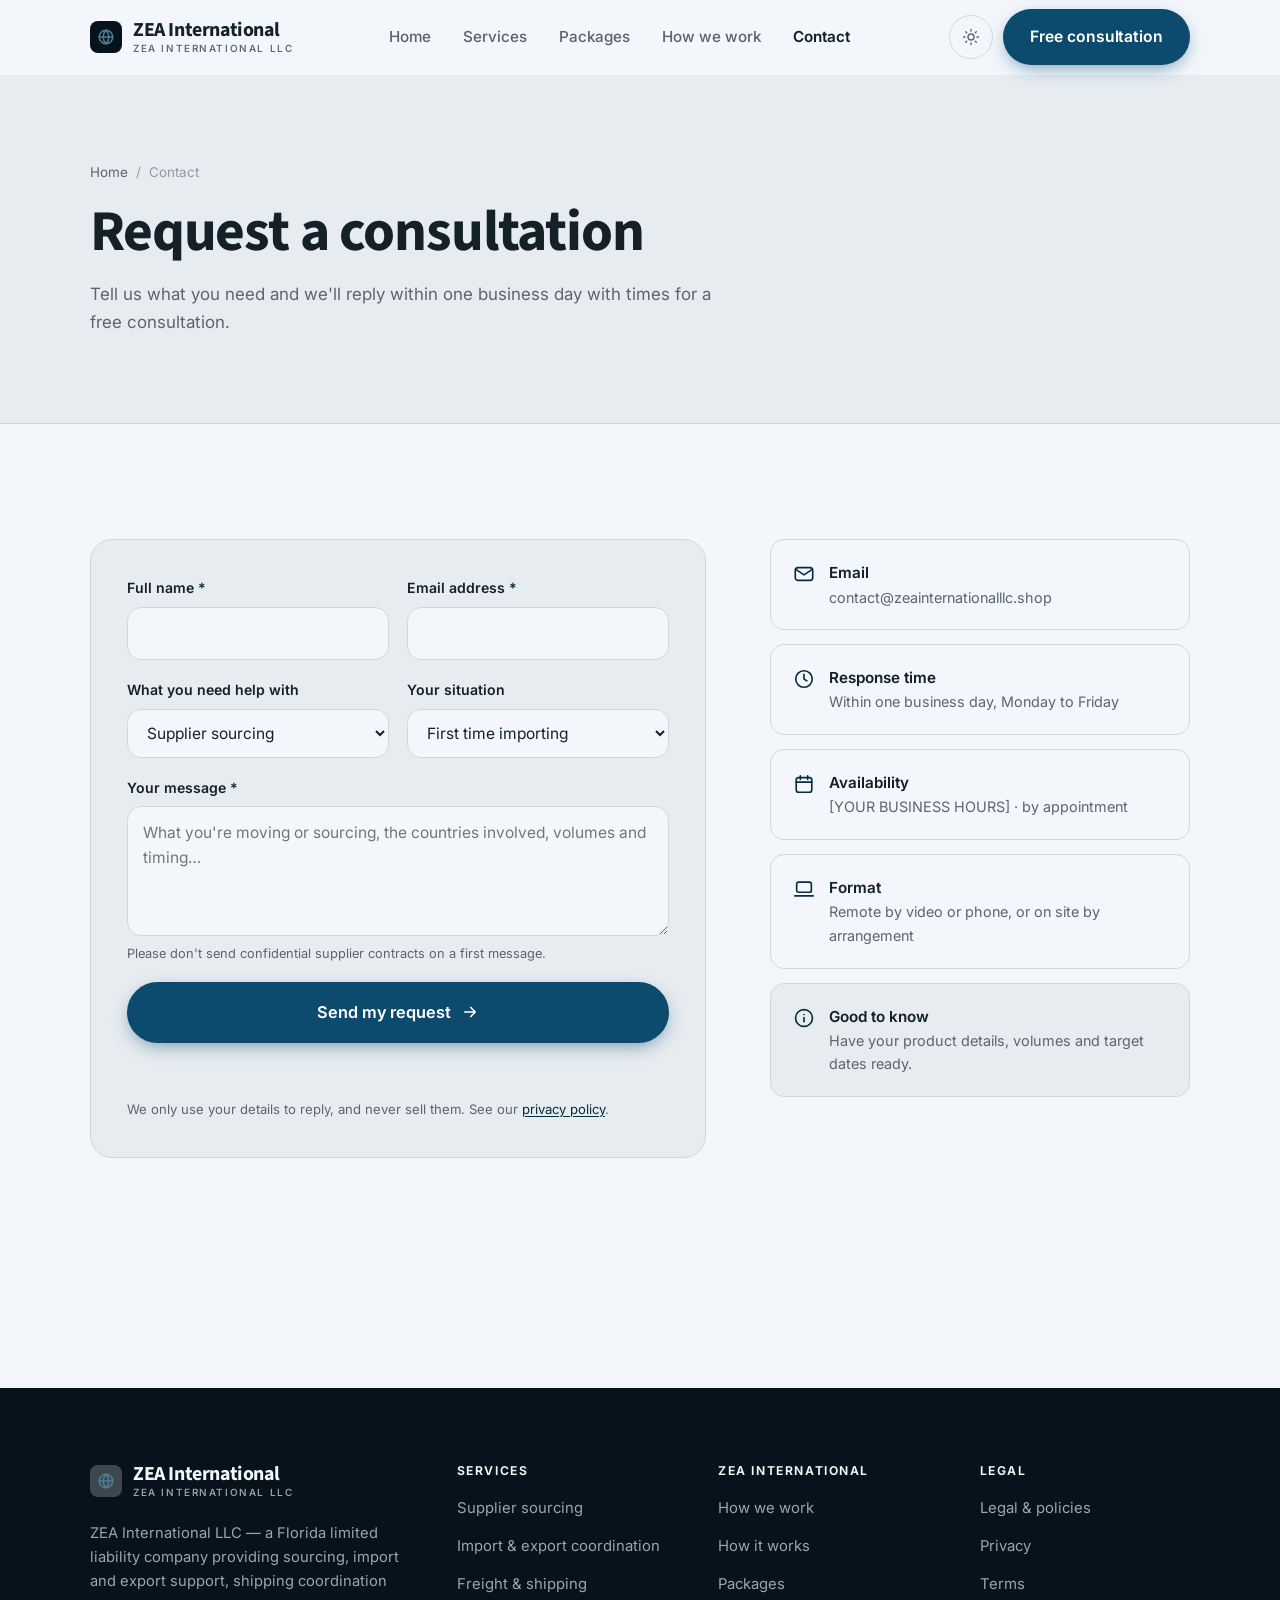
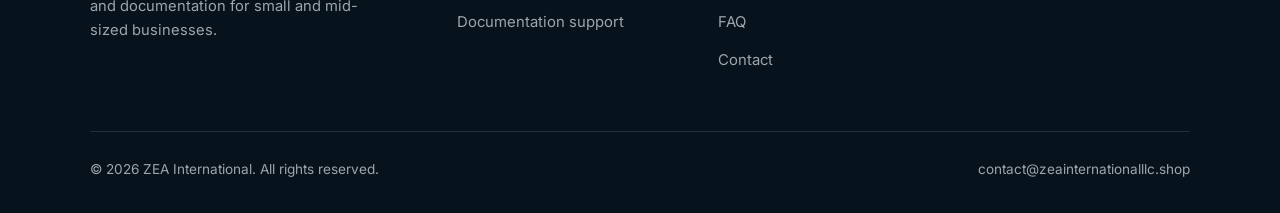
<file: contact.html>
<!DOCTYPE html>
<html lang="en" class="no-js">
<head>
<meta charset="utf-8">
<meta name="viewport" content="width=device-width, initial-scale=1">
<title>Contact — ZEA International</title>
<meta name="description" content="Contact ZEA International LLC. We reply within one business day.">
<link rel="canonical" href="https://zeainternationalllc.shop/contact.html">

<meta property="og:type" content="website">
<meta property="og:url" content="https://zeainternationalllc.shop/contact.html">
<meta property="og:site_name" content="ZEA International">
<meta property="og:locale" content="en_US">
<meta property="og:title" content="Contact — ZEA International">
<meta property="og:description" content="Contact ZEA International LLC. We reply within one business day.">
<meta name="theme-color" content="#06131c">

<link rel="icon" href="assets/img/favicon.svg" type="image/svg+xml">
<link rel="preconnect" href="https://fonts.googleapis.com">
<link rel="preconnect" href="https://fonts.gstatic.com" crossorigin>
<link rel="stylesheet" href="https://fonts.googleapis.com/css2?family=Source+Sans+3:wght@400..700&family=Inter:wght@400..700&display=swap">
<link rel="stylesheet" href="assets/css/style.css">

<!-- Thème appliqué avant le premier rendu (évite le flash) -->
<script>
document.documentElement.classList.remove('no-js');
(function(){try{var t=localStorage.getItem('site-theme');if(t){document.documentElement.setAttribute('data-theme',t);}}catch(e){}})();
</script>
</head>

<body>
<a class="skip-link" href="#main">Skip to main content</a>

<header class="site-header">
  <nav class="wrap nav" aria-label="Main navigation">
    <a class="brand" href="index.html">
      <svg class="brand__mark" viewBox="0 0 64 64" aria-hidden="true">
        <rect class="bm-bg" width="64" height="64" rx="16"/>
        <g class="bm-ic" transform="translate(14 14) scale(1.5)" fill="none" stroke-width="2.1" stroke-linecap="round" stroke-linejoin="round"><circle cx="12" cy="12" r="9"/><path d="M3 12h18M12 3c2.5 2.7 3.8 5.7 3.8 9s-1.3 6.3-3.8 9c-2.5-2.7-3.8-5.7-3.8-9S9.5 5.7 12 3z"/></g>
      </svg>
      <span>ZEA International<span class="brand__sub">ZEA International LLC</span></span>
    </a>

    <ul class="nav__links" id="nav-links">
      <li><a href="index.html">Home</a></li>
      <li><a href="programs.html">Services</a></li>
      <li><a href="index.html#pricing">Packages</a></li>
      <li><a href="about.html">How we work</a></li>
      <li><a href="contact.html" aria-current="page">Contact</a></li>
      <li><a class="btn btn--primary" href="contact.html">Free consultation</a></li>
    </ul>

    <div class="nav__cta">
      <button class="theme-toggle" type="button" aria-label="Switch to dark theme">
        <svg class="icon-sun" viewBox="0 0 24 24" fill="none" stroke="currentColor" stroke-width="1.8" stroke-linecap="round" aria-hidden="true"><circle cx="12" cy="12" r="4"/><path d="M12 2v2m0 16v2M2 12h2m16 0h2M4.9 4.9l1.4 1.4m11.4 11.4 1.4 1.4M19.1 4.9l-1.4 1.4M6.3 17.7l-1.4 1.4"/></svg>
        <svg class="icon-moon" viewBox="0 0 24 24" fill="none" stroke="currentColor" stroke-width="1.8" stroke-linecap="round" stroke-linejoin="round" aria-hidden="true"><path d="M21 12.8A9 9 0 1 1 11.2 3a7 7 0 0 0 9.8 9.8z"/></svg>
      </button>
      <a class="btn btn--primary" href="contact.html">Free consultation</a>
      <button class="nav__toggle" type="button" aria-expanded="false" aria-controls="nav-links" aria-label="Open menu">
        <svg class="icon-open" viewBox="0 0 24 24" fill="none" stroke="currentColor" stroke-width="2" stroke-linecap="round" aria-hidden="true"><path d="M3 6h18M3 12h18M3 18h18"/></svg>
        <svg class="icon-close" viewBox="0 0 24 24" fill="none" stroke="currentColor" stroke-width="2" stroke-linecap="round" aria-hidden="true"><path d="M6 6l12 12M18 6L6 18"/></svg>
      </button>
    </div>
  </nav>
</header>

<main id="main">

<section class="page-head">
  <div class="wrap">
    <nav class="breadcrumb" aria-label="Breadcrumb">
      <a href="index.html">Home</a><span>/</span><span aria-current="page">Contact</span>
    </nav>
    <h1>Request a consultation</h1>
    <p>Tell us what you need and we'll reply within one business day with times for a free consultation.</p>
  </div>
</section>

<section class="section wrap">
  <div class="form-layout">

    <!--
      FORM: the action attribute holds a placeholder id. Create a free form at
      https://formspree.io and replace VOTRE_ID_FORMSPREE. Until then, the button
      opens the visitor's email app with a pre-filled message to contact@zeainternationalllc.shop.
    -->
    <form class="form" id="contact-form" action="https://formspree.io/f/VOTRE_ID_FORMSPREE" method="POST"
          data-email="contact@zeainternationalllc.shop" data-subject="Consultation request"
          data-msg-mail="Your email app will open with the message ready to send." data-msg-sending="Sending…"
          data-msg-ok="Thanks! Your message is on its way. We reply within one business day." data-msg-err="Sending failed. Please email us directly at">
      <div class="form__row">
        <div class="field">
          <label for="nom">Full name <span class="req" aria-hidden="true">*</span></label>
          <input type="text" id="nom" name="nom" autocomplete="name" required>
        </div>
        <div class="field">
          <label for="email">Email address <span class="req" aria-hidden="true">*</span></label>
          <input type="email" id="email" name="email" autocomplete="email" required>
        </div>
      </div>

      <div class="form__row">
        <div class="field">
          <label for="programme">What you need help with</label>
          <select id="programme" name="programme">
            <option>Supplier sourcing</option>
            <option>Import &amp; export coordination</option>
            <option>Freight &amp; shipping</option>
            <option>Documentation support</option>
            <option>Not sure yet</option>
          </select>
        </div>
        <div class="field">
          <label for="niveau">Your situation</label>
          <select id="niveau" name="niveau">
            <option>First time importing</option>
            <option>Importing already</option>
            <option>Exporting</option>
            <option>Need a supplier found</option>
          </select>
        </div>
      </div>

      <div class="field">
        <label for="message">Your message <span class="req" aria-hidden="true">*</span></label>
        <textarea id="message" name="message" required placeholder="What you're moving or sourcing, the countries involved, volumes and timing…"></textarea>
        <span class="field__hint">Please don't send confidential supplier contracts on a first message.</span>
      </div>

      <!-- Bot trap: hidden from humans -->
      <div class="visually-hidden" aria-hidden="true">
        <label for="site-web">Leave this field empty</label>
        <input type="text" id="site-web" name="_gotcha" tabindex="-1" autocomplete="off">
      </div>

      <button class="btn btn--primary btn--lg" type="submit">Send my request <svg viewBox="0 0 24 24" fill="none" stroke="currentColor" stroke-width="2.2" stroke-linecap="round" stroke-linejoin="round" aria-hidden="true"><path d="M5 12h14M13 6l6 6-6 6"/></svg></button>

      <p id="form-status" class="form__status" role="status" aria-live="polite"></p>

      <p class="form__note">
        We only use your details to reply, and never sell them. See our <a href="legal.html#privacy">privacy policy</a>.
      </p>
    </form>

    <aside class="contact-aside">
      <div class="contact-card">
        <svg viewBox="0 0 24 24" fill="none" stroke="currentColor" stroke-width="1.8" stroke-linecap="round" stroke-linejoin="round" aria-hidden="true"><rect x="2.5" y="5" width="19" height="14" rx="3"/><path d="M3 7l9 6 9-6"/></svg>
        <div><b>Email</b><a href="mailto:contact@zeainternationalllc.shop">contact@zeainternationalllc.shop</a></div>
      </div>
      <div class="contact-card">
        <svg viewBox="0 0 24 24" fill="none" stroke="currentColor" stroke-width="1.8" stroke-linecap="round" stroke-linejoin="round" aria-hidden="true"><circle cx="12" cy="12" r="9"/><path d="M12 7v5l3.2 2"/></svg>
        <div><b>Response time</b><span>Within one business day, Monday to Friday</span></div>
      </div>
      <div class="contact-card">
        <svg viewBox="0 0 24 24" fill="none" stroke="currentColor" stroke-width="1.8" stroke-linecap="round" stroke-linejoin="round" aria-hidden="true"><rect x="3.5" y="5" width="17" height="16" rx="2.5"/><path d="M8 3v4M16 3v4M3.5 10h17"/></svg>
        <div><b>Availability</b><span>[YOUR BUSINESS HOURS] · by appointment</span></div>
      </div>
      <div class="contact-card">
        <svg viewBox="0 0 24 24" fill="none" stroke="currentColor" stroke-width="1.8" stroke-linecap="round" stroke-linejoin="round" aria-hidden="true"><rect x="4" y="4.5" width="16" height="11" rx="2"/><path d="M2 19.5h20"/></svg>
        <div><b>Format</b><span>Remote by video or phone, or on site by arrangement</span></div>
      </div>
      <div class="contact-card contact-card--soft">
        <svg viewBox="0 0 24 24" fill="none" stroke="currentColor" stroke-width="1.8" stroke-linecap="round" stroke-linejoin="round" aria-hidden="true"><circle cx="12" cy="12" r="9.2"/><path d="M12 16v-4.5M12 8.2v.1"/></svg>
        <div><b>Good to know</b><span>Have your product details, volumes and target dates ready.</span></div>
      </div>
    </aside>

  </div>
</section>

</main>

<footer class="site-footer">
  <div class="wrap">
    <div class="footer__grid">
      <div class="footer__brand">
        <a class="brand" href="index.html">
          <svg class="brand__mark" viewBox="0 0 64 64" aria-hidden="true">
        <rect class="bm-bg" width="64" height="64" rx="16"/>
        <g class="bm-ic" transform="translate(14 14) scale(1.5)" fill="none" stroke-width="2.1" stroke-linecap="round" stroke-linejoin="round"><circle cx="12" cy="12" r="9"/><path d="M3 12h18M12 3c2.5 2.7 3.8 5.7 3.8 9s-1.3 6.3-3.8 9c-2.5-2.7-3.8-5.7-3.8-9S9.5 5.7 12 3z"/></g>
      </svg>
          <span>ZEA International<span class="brand__sub">ZEA International LLC</span></span>
        </a>
        <p>ZEA International LLC — a Florida limited liability company providing sourcing, import and export support, shipping coordination and documentation for small and mid-sized businesses.</p>
      </div>

      <div class="footer__col">
        <h4>Services</h4>
        <ul>
          <li><a href="programs.html#sourcing">Supplier sourcing</a></li>
          <li><a href="programs.html#import">Import &amp; export coordination</a></li>
          <li><a href="programs.html#freight">Freight &amp; shipping</a></li>
          <li><a href="programs.html#documents">Documentation support</a></li>
        </ul>
      </div>

      <div class="footer__col">
        <h4>ZEA International</h4>
        <ul>
          <li><a href="about.html">How we work</a></li>
          <li><a href="index.html#how-it-works">How it works</a></li>
          <li><a href="index.html#pricing">Packages</a></li>
          <li><a href="index.html#faq">FAQ</a></li>
          <li><a href="contact.html">Contact</a></li>
        </ul>
      </div>

      <div class="footer__col">
        <h4>Legal</h4>
        <ul>
          <li><a href="legal.html">Legal &amp; policies</a></li>
          <li><a href="legal.html#privacy">Privacy</a></li>
          <li><a href="legal.html#terms">Terms</a></li>
        </ul>
      </div>
    </div>

    <div class="footer__bottom">
      <p>© <span data-year>2026</span> ZEA International. All rights reserved.</p>
      <p><a href="mailto:contact@zeainternationalllc.shop">contact@zeainternationalllc.shop</a></p>
    </div>
  </div>
</footer>

<script src="assets/js/main.js" defer></script>
</body>
</html>
</file>
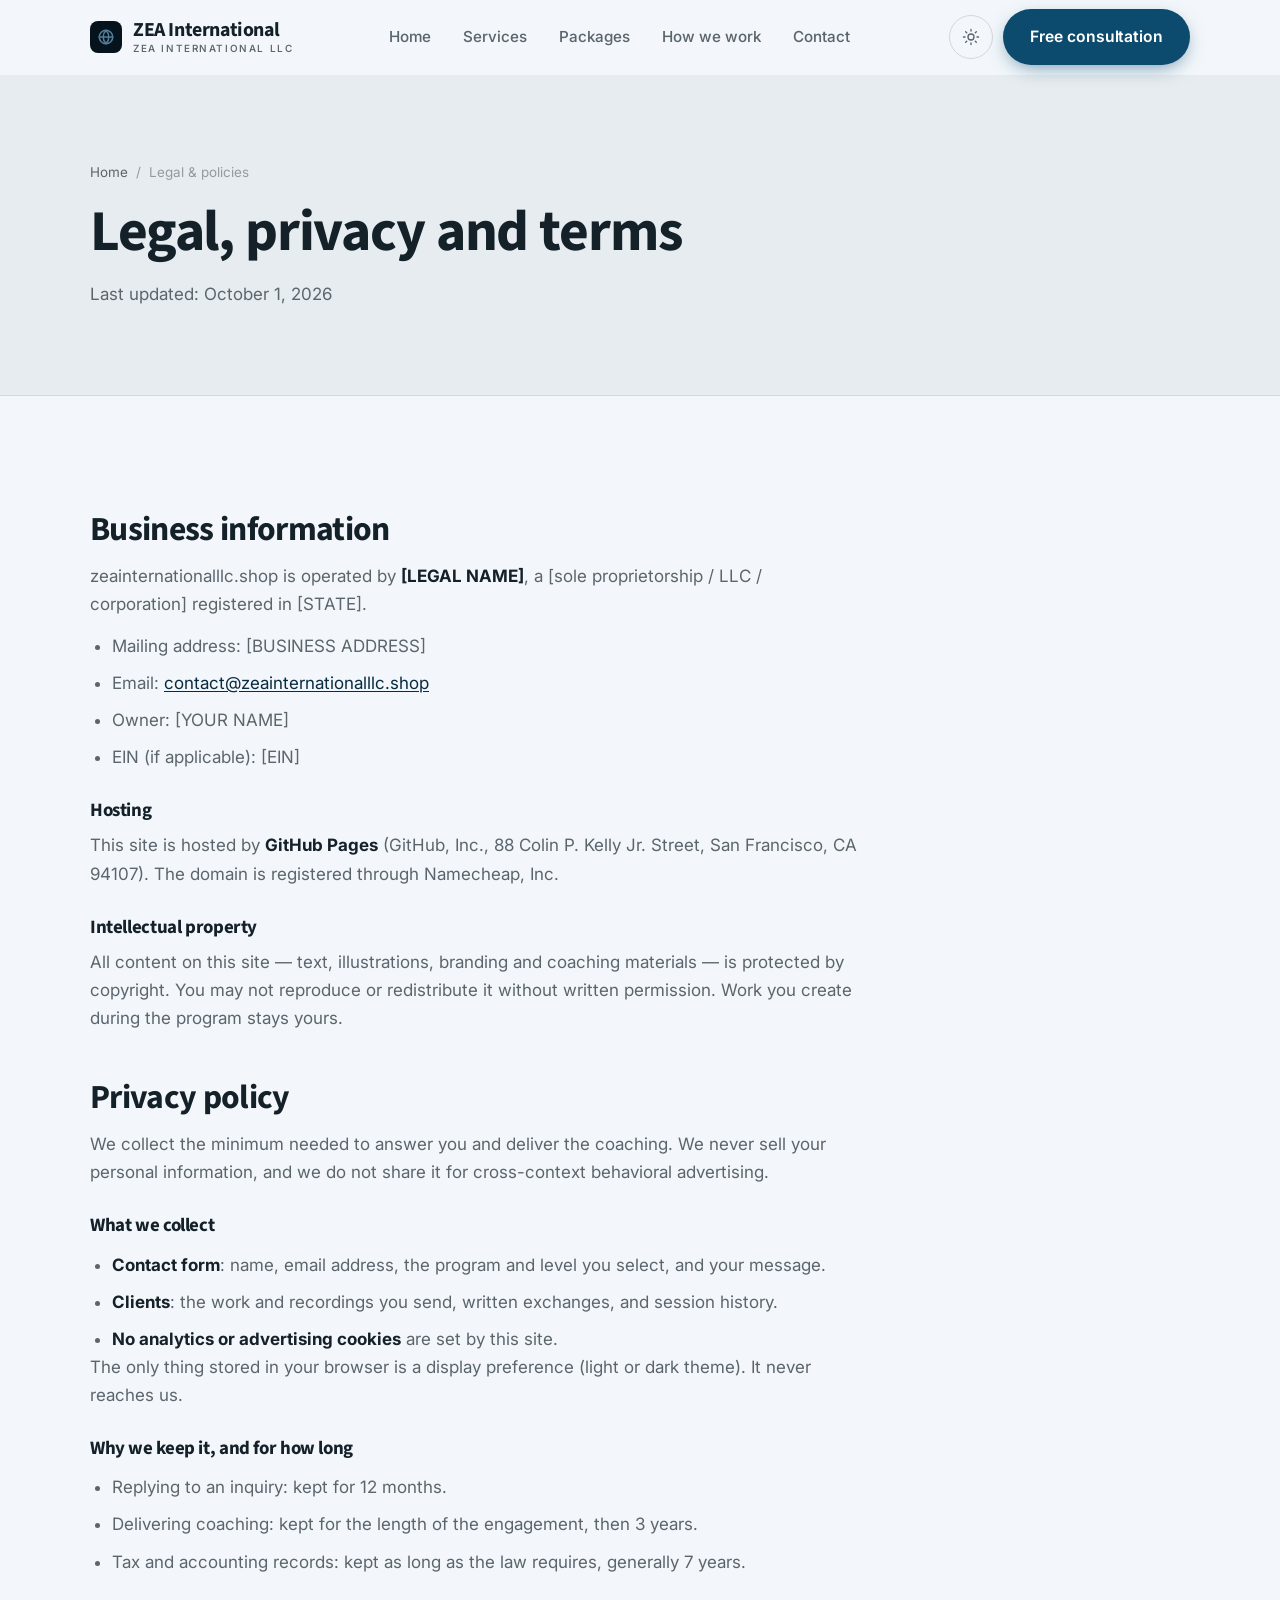
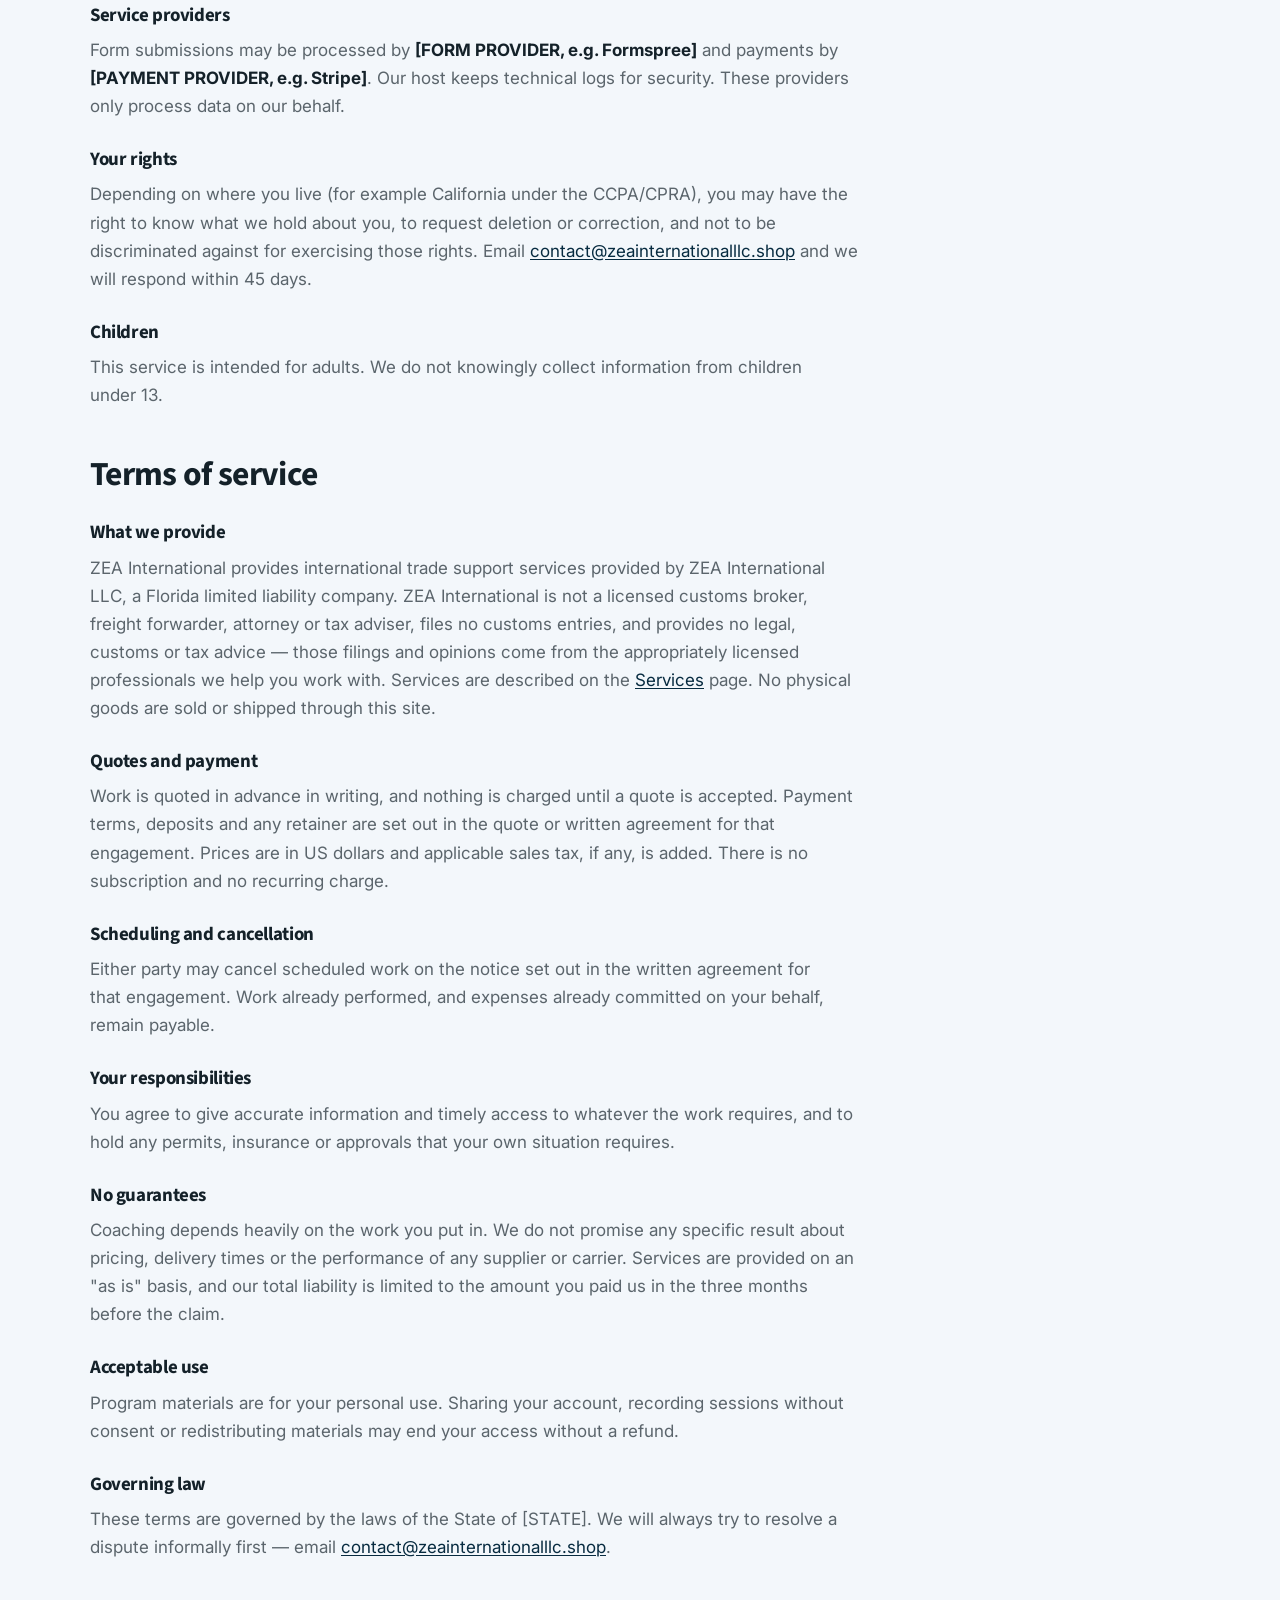
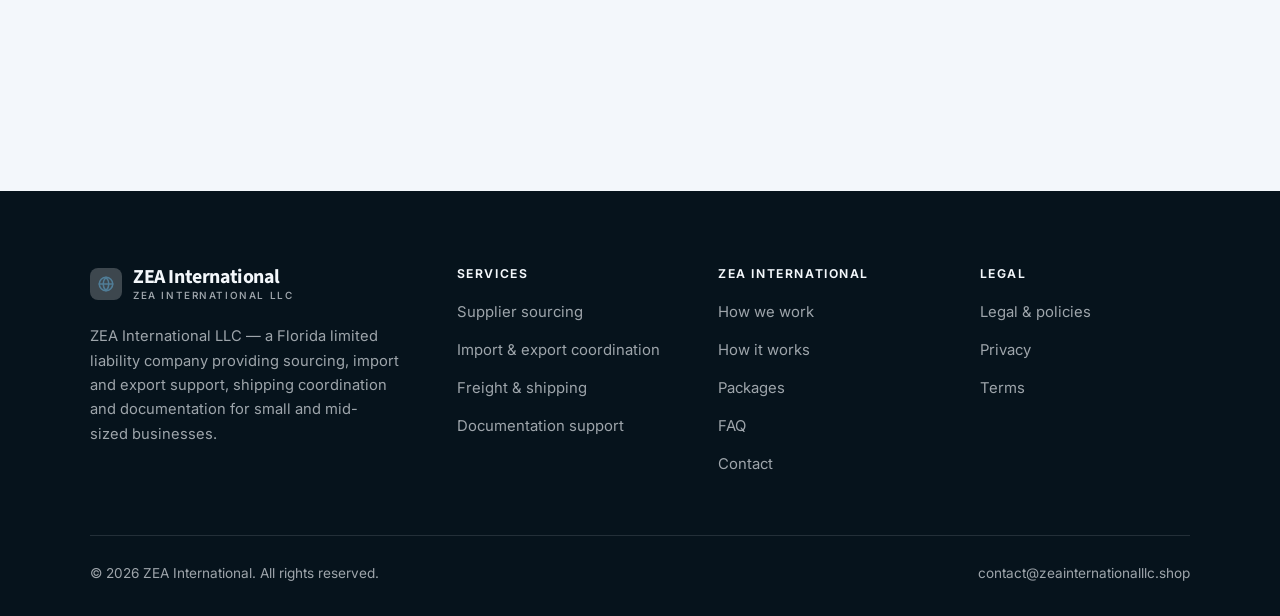
<file: legal.html>
<!DOCTYPE html>
<html lang="en" class="no-js">
<head>
<meta charset="utf-8">
<meta name="viewport" content="width=device-width, initial-scale=1">
<title>Legal, privacy and terms — ZEA International</title>
<meta name="description" content="Business information, privacy policy and terms of service for ZEA International.">
<meta name="robots" content="noindex">

<meta property="og:type" content="website">
<meta property="og:url" content="https://zeainternationalllc.shop/legal.html">
<meta property="og:site_name" content="ZEA International">
<meta property="og:locale" content="en_US">
<meta property="og:title" content="Legal, privacy and terms — ZEA International">
<meta property="og:description" content="Business information, privacy policy and terms of service for ZEA International.">
<meta name="theme-color" content="#06131c">

<link rel="icon" href="assets/img/favicon.svg" type="image/svg+xml">
<link rel="preconnect" href="https://fonts.googleapis.com">
<link rel="preconnect" href="https://fonts.gstatic.com" crossorigin>
<link rel="stylesheet" href="https://fonts.googleapis.com/css2?family=Source+Sans+3:wght@400..700&family=Inter:wght@400..700&display=swap">
<link rel="stylesheet" href="assets/css/style.css">

<!-- Thème appliqué avant le premier rendu (évite le flash) -->
<script>
document.documentElement.classList.remove('no-js');
(function(){try{var t=localStorage.getItem('site-theme');if(t){document.documentElement.setAttribute('data-theme',t);}}catch(e){}})();
</script>
</head>

<body>
<a class="skip-link" href="#main">Skip to main content</a>

<header class="site-header">
  <nav class="wrap nav" aria-label="Main navigation">
    <a class="brand" href="index.html">
      <svg class="brand__mark" viewBox="0 0 64 64" aria-hidden="true">
        <rect class="bm-bg" width="64" height="64" rx="16"/>
        <g class="bm-ic" transform="translate(14 14) scale(1.5)" fill="none" stroke-width="2.1" stroke-linecap="round" stroke-linejoin="round"><circle cx="12" cy="12" r="9"/><path d="M3 12h18M12 3c2.5 2.7 3.8 5.7 3.8 9s-1.3 6.3-3.8 9c-2.5-2.7-3.8-5.7-3.8-9S9.5 5.7 12 3z"/></g>
      </svg>
      <span>ZEA International<span class="brand__sub">ZEA International LLC</span></span>
    </a>

    <ul class="nav__links" id="nav-links">
      <li><a href="index.html">Home</a></li>
      <li><a href="programs.html">Services</a></li>
      <li><a href="index.html#pricing">Packages</a></li>
      <li><a href="about.html">How we work</a></li>
      <li><a href="contact.html">Contact</a></li>
      <li><a class="btn btn--primary" href="contact.html">Free consultation</a></li>
    </ul>

    <div class="nav__cta">
      <button class="theme-toggle" type="button" aria-label="Switch to dark theme">
        <svg class="icon-sun" viewBox="0 0 24 24" fill="none" stroke="currentColor" stroke-width="1.8" stroke-linecap="round" aria-hidden="true"><circle cx="12" cy="12" r="4"/><path d="M12 2v2m0 16v2M2 12h2m16 0h2M4.9 4.9l1.4 1.4m11.4 11.4 1.4 1.4M19.1 4.9l-1.4 1.4M6.3 17.7l-1.4 1.4"/></svg>
        <svg class="icon-moon" viewBox="0 0 24 24" fill="none" stroke="currentColor" stroke-width="1.8" stroke-linecap="round" stroke-linejoin="round" aria-hidden="true"><path d="M21 12.8A9 9 0 1 1 11.2 3a7 7 0 0 0 9.8 9.8z"/></svg>
      </button>
      <a class="btn btn--primary" href="contact.html">Free consultation</a>
      <button class="nav__toggle" type="button" aria-expanded="false" aria-controls="nav-links" aria-label="Open menu">
        <svg class="icon-open" viewBox="0 0 24 24" fill="none" stroke="currentColor" stroke-width="2" stroke-linecap="round" aria-hidden="true"><path d="M3 6h18M3 12h18M3 18h18"/></svg>
        <svg class="icon-close" viewBox="0 0 24 24" fill="none" stroke="currentColor" stroke-width="2" stroke-linecap="round" aria-hidden="true"><path d="M6 6l12 12M18 6L6 18"/></svg>
      </button>
    </div>
  </nav>
</header>

<main id="main">

<section class="page-head">
  <div class="wrap">
    <nav class="breadcrumb" aria-label="Breadcrumb">
      <a href="index.html">Home</a><span>/</span><span aria-current="page">Legal &amp; policies</span>
    </nav>
    <h1>Legal, privacy and terms</h1>
    <p>Last updated: <time datetime="2026-10-01">October 1, 2026</time></p>
  </div>
</section>

<section class="section wrap">
  <div class="prose">

    <!--
      TO DO: this is a skeleton, not legal advice. Replace every [BRACKET] with
      your real details before selling, and have a lawyer review it if you can.
      Consumer protection rules differ by state.
    -->

    <h2 id="business">Business information</h2>
    <p>
      zeainternationalllc.shop is operated by <strong>[LEGAL NAME]</strong>, a [sole proprietorship / LLC / corporation]
      registered in [STATE].
    </p>
    <ul>
      <li>Mailing address: [BUSINESS ADDRESS]</li>
      <li>Email: <a href="mailto:contact@zeainternationalllc.shop">contact@zeainternationalllc.shop</a></li>
      <li>Owner: [YOUR NAME]</li>
      <li>EIN (if applicable): [EIN]</li>
    </ul>

    <h3>Hosting</h3>
    <p>
      This site is hosted by <strong>GitHub Pages</strong> (GitHub, Inc., 88 Colin P. Kelly Jr. Street,
      San Francisco, CA 94107). The domain is registered through Namecheap, Inc.
    </p>

    <h3>Intellectual property</h3>
    <p>
      All content on this site — text, illustrations, branding and coaching materials — is protected by
      copyright. You may not reproduce or redistribute it without written permission. Work you create during
      the program stays yours.
    </p>

    <h2 id="privacy">Privacy policy</h2>
    <p>
      We collect the minimum needed to answer you and deliver the coaching. We never sell your personal
      information, and we do not share it for cross-context behavioral advertising.
    </p>
    <h3>What we collect</h3>
    <ul>
      <li><strong>Contact form</strong>: name, email address, the program and level you select, and your message.</li>
      <li><strong>Clients</strong>: the work and recordings you send, written exchanges, and session history.</li>
      <li><strong>No analytics or advertising cookies</strong> are set by this site.</li>
    </ul>
    <p>
      The only thing stored in your browser is a display preference (light or dark theme). It never reaches us.
    </p>
    <h3>Why we keep it, and for how long</h3>
    <ul>
      <li>Replying to an inquiry: kept for 12 months.</li>
      <li>Delivering coaching: kept for the length of the engagement, then 3 years.</li>
      <li>Tax and accounting records: kept as long as the law requires, generally 7 years.</li>
    </ul>
    <h3>Service providers</h3>
    <p>
      Form submissions may be processed by <strong>[FORM PROVIDER, e.g. Formspree]</strong> and payments by
      <strong>[PAYMENT PROVIDER, e.g. Stripe]</strong>. Our host keeps technical logs for security. These
      providers only process data on our behalf.
    </p>
    <h3>Your rights</h3>
    <p>
      Depending on where you live (for example California under the CCPA/CPRA), you may have the right to
      know what we hold about you, to request deletion or correction, and not to be discriminated against for
      exercising those rights. Email <a href="mailto:contact@zeainternationalllc.shop">contact@zeainternationalllc.shop</a> and we will respond within 45 days.
    </p>
    <h3>Children</h3>
    <p>
      This service is intended for adults. We do not knowingly collect information from children under 13.
    </p>

    <h2 id="terms">Terms of service</h2>
    <h3>What we provide</h3>
    <p>
      ZEA International provides international trade support services provided by ZEA International LLC, a Florida limited liability company. ZEA International is not a licensed customs broker, freight forwarder, attorney or tax adviser, files no customs entries, and provides no legal, customs or tax advice — those filings and opinions come from the appropriately licensed professionals we help you work with. Services are described on the
      <a href="programs.html">Services</a> page. No physical goods are sold or shipped through this site.
    </p>
    <h3>Quotes and payment</h3>
    <p>
      Work is quoted in advance in writing, and nothing is charged until a quote is accepted. Payment terms,
      deposits and any retainer are set out in the quote or written agreement for that engagement. Prices are in
      US dollars and applicable sales tax, if any, is added. There is no subscription and no recurring charge.
    </p>
    <h3>Scheduling and cancellation</h3>
    <p>
      Either party may cancel scheduled work on the notice set out in the written agreement for that engagement.
      Work already performed, and expenses already committed on your behalf, remain payable.
    </p>
    <h3>Your responsibilities</h3>
    <p>
      You agree to give accurate information and timely access to whatever the work requires, and to hold any
      permits, insurance or approvals that your own situation requires.
    </p>

    <h3>No guarantees</h3>
    <p>
      Coaching depends heavily on the work you put in. We do not promise any specific result
      about pricing, delivery times or the performance of any supplier or carrier. Services are provided on an "as is" basis, and our total
      liability is limited to the amount you paid us in the three months before the claim.
    </p>
    <h3>Acceptable use</h3>
    <p>
      Program materials are for your personal use. Sharing your account, recording sessions without consent
      or redistributing materials may end your access without a refund.
    </p>
    <h3>Governing law</h3>
    <p>
      These terms are governed by the laws of the State of [STATE]. We will always try to resolve a dispute
      informally first — email <a href="mailto:contact@zeainternationalllc.shop">contact@zeainternationalllc.shop</a>.
    </p>

  </div>
</section>

</main>

<footer class="site-footer">
  <div class="wrap">
    <div class="footer__grid">
      <div class="footer__brand">
        <a class="brand" href="index.html">
          <svg class="brand__mark" viewBox="0 0 64 64" aria-hidden="true">
        <rect class="bm-bg" width="64" height="64" rx="16"/>
        <g class="bm-ic" transform="translate(14 14) scale(1.5)" fill="none" stroke-width="2.1" stroke-linecap="round" stroke-linejoin="round"><circle cx="12" cy="12" r="9"/><path d="M3 12h18M12 3c2.5 2.7 3.8 5.7 3.8 9s-1.3 6.3-3.8 9c-2.5-2.7-3.8-5.7-3.8-9S9.5 5.7 12 3z"/></g>
      </svg>
          <span>ZEA International<span class="brand__sub">ZEA International LLC</span></span>
        </a>
        <p>ZEA International LLC — a Florida limited liability company providing sourcing, import and export support, shipping coordination and documentation for small and mid-sized businesses.</p>
      </div>

      <div class="footer__col">
        <h4>Services</h4>
        <ul>
          <li><a href="programs.html#sourcing">Supplier sourcing</a></li>
          <li><a href="programs.html#import">Import &amp; export coordination</a></li>
          <li><a href="programs.html#freight">Freight &amp; shipping</a></li>
          <li><a href="programs.html#documents">Documentation support</a></li>
        </ul>
      </div>

      <div class="footer__col">
        <h4>ZEA International</h4>
        <ul>
          <li><a href="about.html">How we work</a></li>
          <li><a href="index.html#how-it-works">How it works</a></li>
          <li><a href="index.html#pricing">Packages</a></li>
          <li><a href="index.html#faq">FAQ</a></li>
          <li><a href="contact.html">Contact</a></li>
        </ul>
      </div>

      <div class="footer__col">
        <h4>Legal</h4>
        <ul>
          <li><a href="legal.html">Legal &amp; policies</a></li>
          <li><a href="legal.html#privacy">Privacy</a></li>
          <li><a href="legal.html#terms">Terms</a></li>
        </ul>
      </div>
    </div>

    <div class="footer__bottom">
      <p>© <span data-year>2026</span> ZEA International. All rights reserved.</p>
      <p><a href="mailto:contact@zeainternationalllc.shop">contact@zeainternationalllc.shop</a></p>
    </div>
  </div>
</footer>

<script src="assets/js/main.js" defer></script>
</body>
</html>
</file>
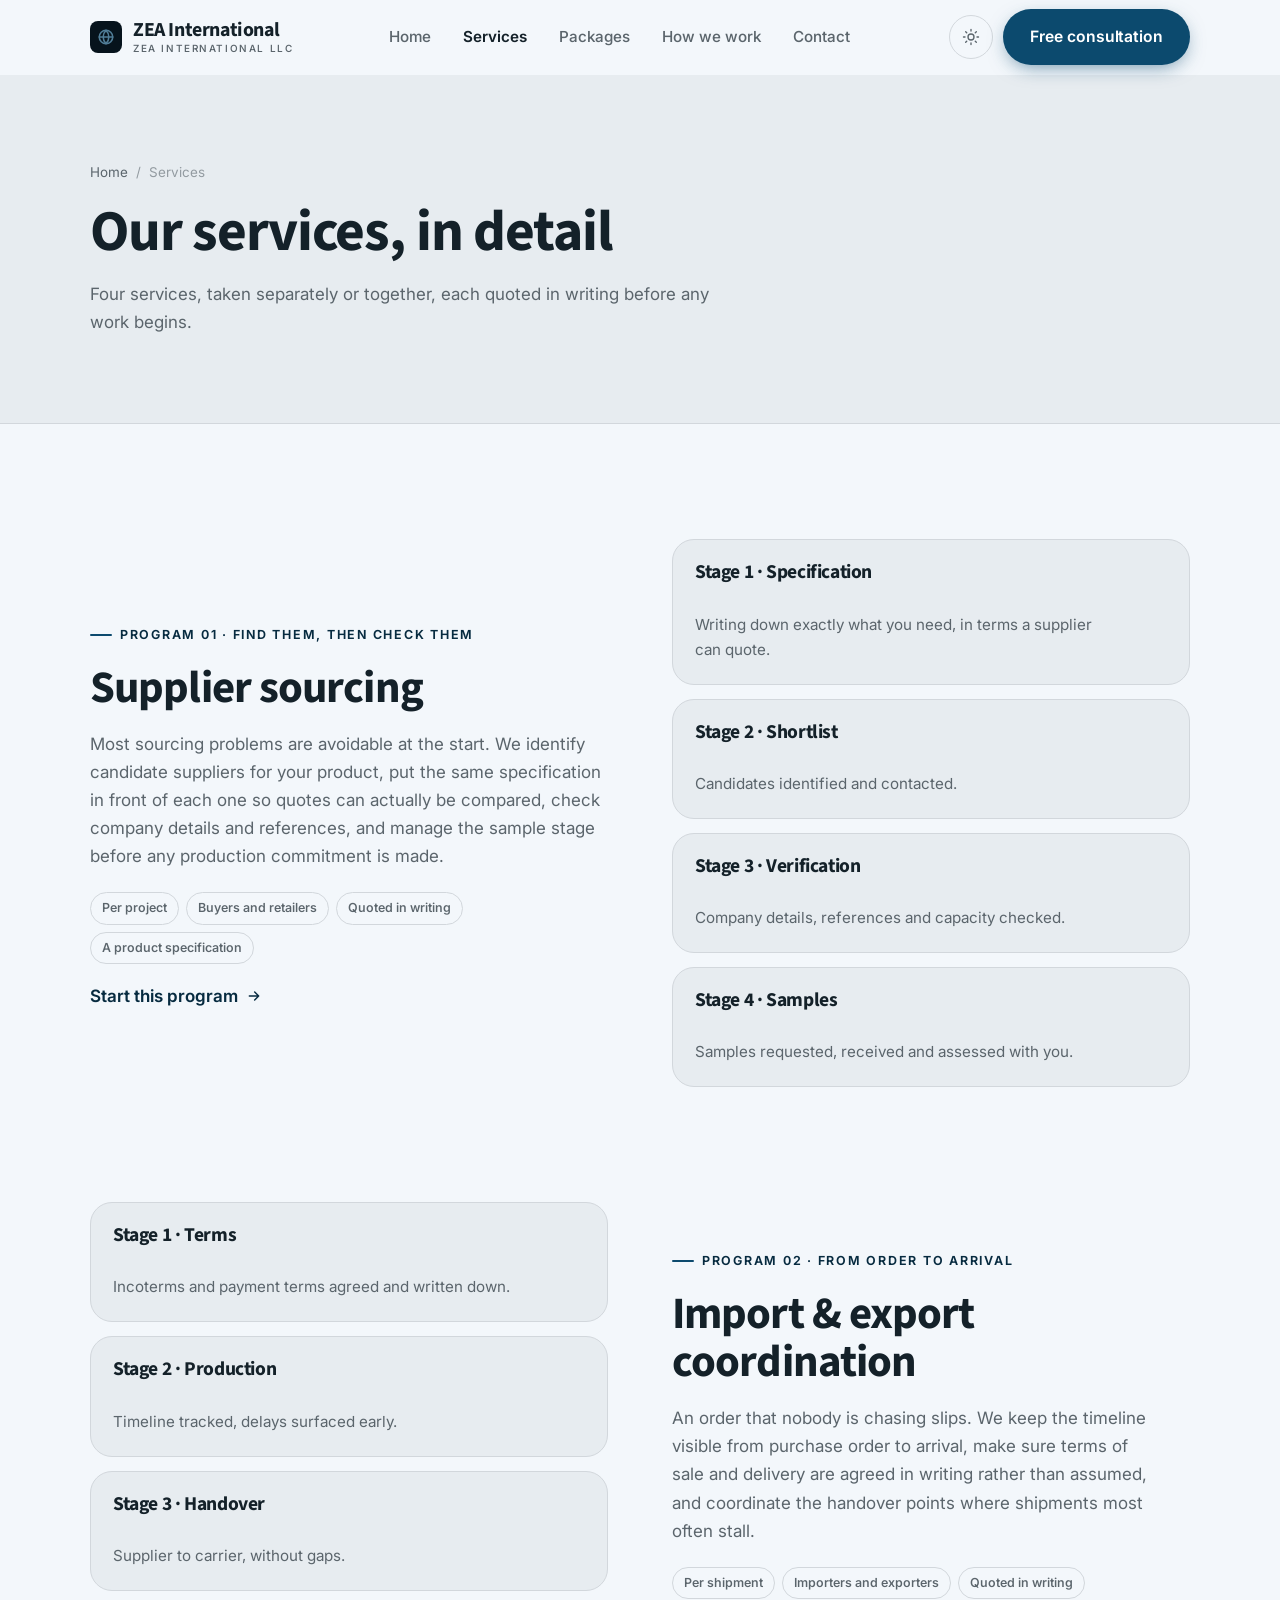
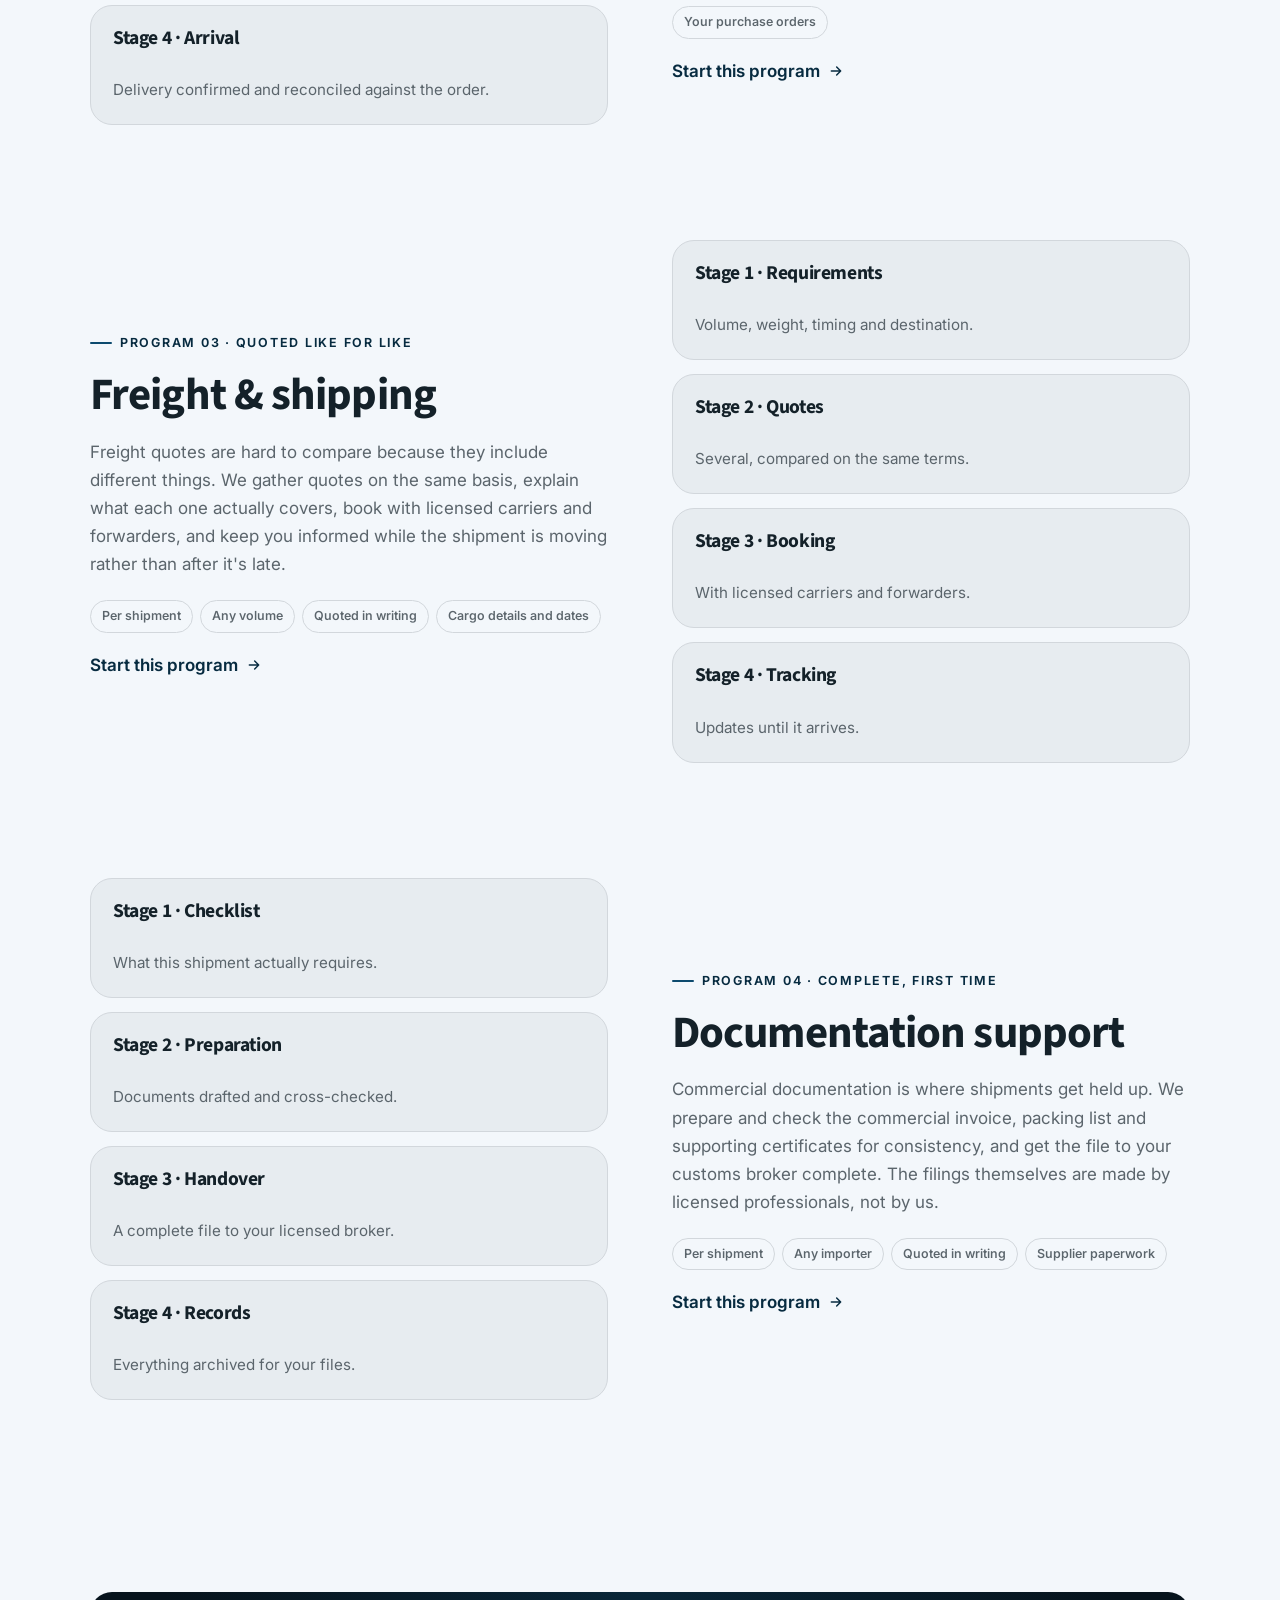
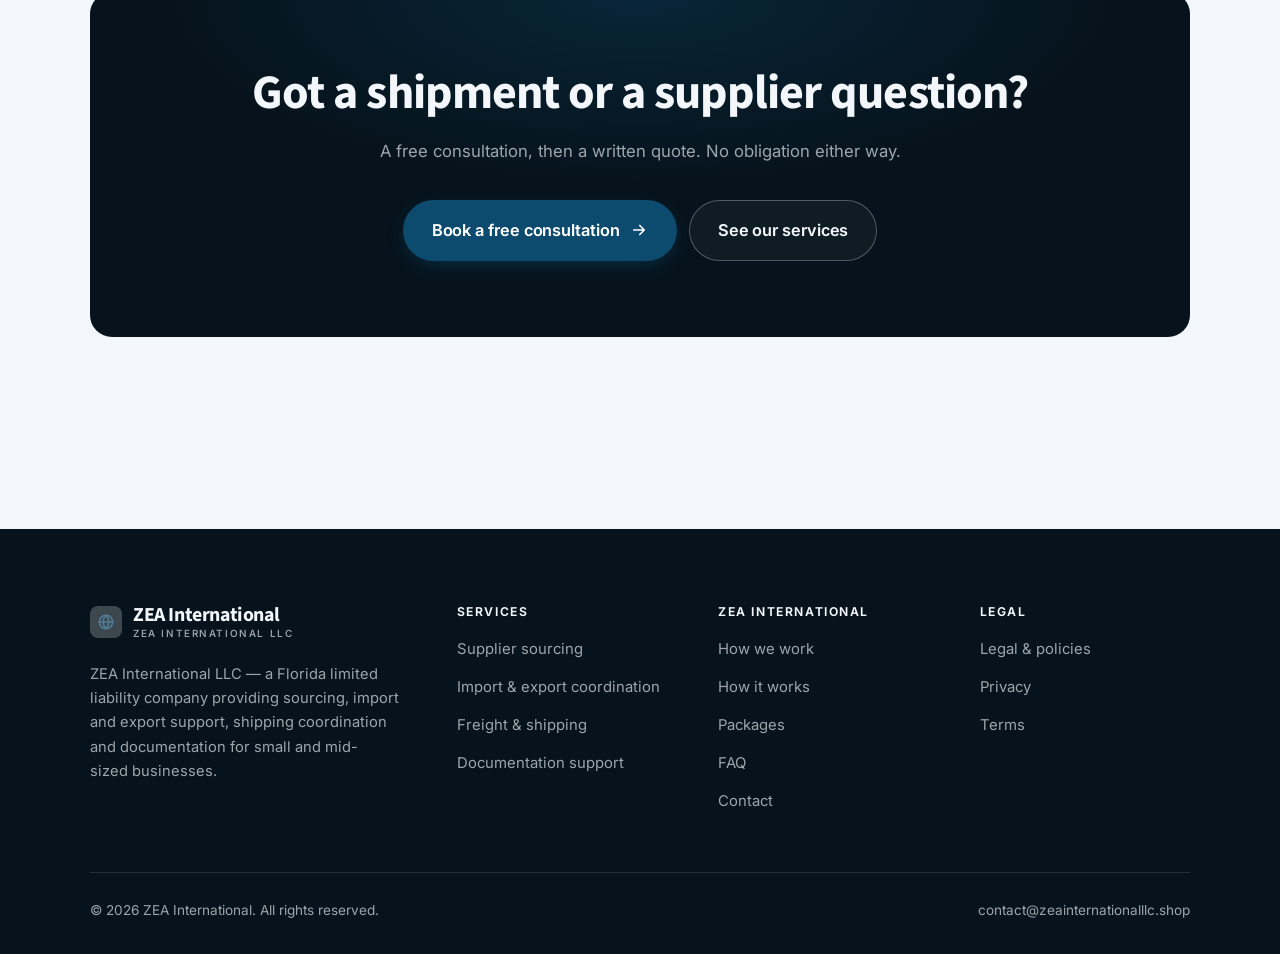
<file: programs.html>
<!DOCTYPE html>
<html lang="en" class="no-js">
<head>
<meta charset="utf-8">
<meta name="viewport" content="width=device-width, initial-scale=1">
<title>Services — ZEA International</title>
<meta name="description" content="Services of ZEA International LLC: supplier sourcing, import and export coordination, freight and shipping, documentation support.">
<link rel="canonical" href="https://zeainternationalllc.shop/programs.html">

<meta property="og:type" content="website">
<meta property="og:url" content="https://zeainternationalllc.shop/programs.html">
<meta property="og:site_name" content="ZEA International">
<meta property="og:locale" content="en_US">
<meta property="og:title" content="Services — ZEA International">
<meta property="og:description" content="Services of ZEA International LLC: supplier sourcing, import and export coordination, freight and shipping, documentation support.">
<meta name="theme-color" content="#06131c">

<link rel="icon" href="assets/img/favicon.svg" type="image/svg+xml">
<link rel="preconnect" href="https://fonts.googleapis.com">
<link rel="preconnect" href="https://fonts.gstatic.com" crossorigin>
<link rel="stylesheet" href="https://fonts.googleapis.com/css2?family=Source+Sans+3:wght@400..700&family=Inter:wght@400..700&display=swap">
<link rel="stylesheet" href="assets/css/style.css">

<!-- Thème appliqué avant le premier rendu (évite le flash) -->
<script>
document.documentElement.classList.remove('no-js');
(function(){try{var t=localStorage.getItem('site-theme');if(t){document.documentElement.setAttribute('data-theme',t);}}catch(e){}})();
</script>
</head>

<body>
<a class="skip-link" href="#main">Skip to main content</a>

<header class="site-header">
  <nav class="wrap nav" aria-label="Main navigation">
    <a class="brand" href="index.html">
      <svg class="brand__mark" viewBox="0 0 64 64" aria-hidden="true">
        <rect class="bm-bg" width="64" height="64" rx="16"/>
        <g class="bm-ic" transform="translate(14 14) scale(1.5)" fill="none" stroke-width="2.1" stroke-linecap="round" stroke-linejoin="round"><circle cx="12" cy="12" r="9"/><path d="M3 12h18M12 3c2.5 2.7 3.8 5.7 3.8 9s-1.3 6.3-3.8 9c-2.5-2.7-3.8-5.7-3.8-9S9.5 5.7 12 3z"/></g>
      </svg>
      <span>ZEA International<span class="brand__sub">ZEA International LLC</span></span>
    </a>

    <ul class="nav__links" id="nav-links">
      <li><a href="index.html">Home</a></li>
      <li><a href="programs.html" aria-current="page">Services</a></li>
      <li><a href="index.html#pricing">Packages</a></li>
      <li><a href="about.html">How we work</a></li>
      <li><a href="contact.html">Contact</a></li>
      <li><a class="btn btn--primary" href="contact.html">Free consultation</a></li>
    </ul>

    <div class="nav__cta">
      <button class="theme-toggle" type="button" aria-label="Switch to dark theme">
        <svg class="icon-sun" viewBox="0 0 24 24" fill="none" stroke="currentColor" stroke-width="1.8" stroke-linecap="round" aria-hidden="true"><circle cx="12" cy="12" r="4"/><path d="M12 2v2m0 16v2M2 12h2m16 0h2M4.9 4.9l1.4 1.4m11.4 11.4 1.4 1.4M19.1 4.9l-1.4 1.4M6.3 17.7l-1.4 1.4"/></svg>
        <svg class="icon-moon" viewBox="0 0 24 24" fill="none" stroke="currentColor" stroke-width="1.8" stroke-linecap="round" stroke-linejoin="round" aria-hidden="true"><path d="M21 12.8A9 9 0 1 1 11.2 3a7 7 0 0 0 9.8 9.8z"/></svg>
      </button>
      <a class="btn btn--primary" href="contact.html">Free consultation</a>
      <button class="nav__toggle" type="button" aria-expanded="false" aria-controls="nav-links" aria-label="Open menu">
        <svg class="icon-open" viewBox="0 0 24 24" fill="none" stroke="currentColor" stroke-width="2" stroke-linecap="round" aria-hidden="true"><path d="M3 6h18M3 12h18M3 18h18"/></svg>
        <svg class="icon-close" viewBox="0 0 24 24" fill="none" stroke="currentColor" stroke-width="2" stroke-linecap="round" aria-hidden="true"><path d="M6 6l12 12M18 6L6 18"/></svg>
      </button>
    </div>
  </nav>
</header>

<main id="main">

<section class="page-head">
  <div class="wrap">
    <nav class="breadcrumb" aria-label="Breadcrumb">
      <a href="index.html">Home</a><span>/</span><span aria-current="page">Services</span>
    </nav>
    <h1>Our services, in detail</h1>
    <p>Four services, taken separately or together, each quoted in writing before any work begins.</p>
  </div>
</section>

<section class="section wrap" id="sourcing">
  <div class="split reveal">
    <div>
      <span class="eyebrow">Program 01 · Find them, then check them</span>
      <h2>Supplier sourcing</h2>
      <p>Most sourcing problems are avoidable at the start. We identify candidate suppliers for your product, put the same specification in front of each one so quotes can actually be compared, check company details and references, and manage the sample stage before any production commitment is made.</p>
      <ul class="tags"><li>Per project</li><li>Buyers and retailers</li><li>Quoted in writing</li><li>A product specification</li></ul>
      <p><a class="arrow-link" href="contact.html">Start this program <svg viewBox="0 0 24 24" fill="none" stroke="currentColor" stroke-width="2.2" stroke-linecap="round" stroke-linejoin="round" aria-hidden="true"><path d="M5 12h14M13 6l6 6-6 6"/></svg></a></p>
    </div>
    <div class="grid grid--2 grid--tight">
      <article class="card card--sm">
        <h3>Stage 1 · Specification</h3>
        <p>Writing down exactly what you need, in terms a supplier can quote.</p>
      </article>
      <article class="card card--sm">
        <h3>Stage 2 · Shortlist</h3>
        <p>Candidates identified and contacted.</p>
      </article>
      <article class="card card--sm">
        <h3>Stage 3 · Verification</h3>
        <p>Company details, references and capacity checked.</p>
      </article>
      <article class="card card--sm">
        <h3>Stage 4 · Samples</h3>
        <p>Samples requested, received and assessed with you.</p>
      </article>
    </div>
  </div>
</section>

<section class="section section--flush wrap" id="import">
  <div class="split reveal">
    <div class="grid grid--2 grid--tight">
      <article class="card card--sm">
        <h3>Stage 1 · Terms</h3>
        <p>Incoterms and payment terms agreed and written down.</p>
      </article>
      <article class="card card--sm">
        <h3>Stage 2 · Production</h3>
        <p>Timeline tracked, delays surfaced early.</p>
      </article>
      <article class="card card--sm">
        <h3>Stage 3 · Handover</h3>
        <p>Supplier to carrier, without gaps.</p>
      </article>
      <article class="card card--sm">
        <h3>Stage 4 · Arrival</h3>
        <p>Delivery confirmed and reconciled against the order.</p>
      </article>
    </div>
    <div>
      <span class="eyebrow">Program 02 · From order to arrival</span>
      <h2>Import &amp; export coordination</h2>
      <p>An order that nobody is chasing slips. We keep the timeline visible from purchase order to arrival, make sure terms of sale and delivery are agreed in writing rather than assumed, and coordinate the handover points where shipments most often stall.</p>
      <ul class="tags"><li>Per shipment</li><li>Importers and exporters</li><li>Quoted in writing</li><li>Your purchase orders</li></ul>
      <p><a class="arrow-link" href="contact.html">Start this program <svg viewBox="0 0 24 24" fill="none" stroke="currentColor" stroke-width="2.2" stroke-linecap="round" stroke-linejoin="round" aria-hidden="true"><path d="M5 12h14M13 6l6 6-6 6"/></svg></a></p>
    </div>
  </div>
</section>

<section class="section section--flush wrap" id="freight">
  <div class="split reveal">
    <div>
      <span class="eyebrow">Program 03 · Quoted like for like</span>
      <h2>Freight &amp; shipping</h2>
      <p>Freight quotes are hard to compare because they include different things. We gather quotes on the same basis, explain what each one actually covers, book with licensed carriers and forwarders, and keep you informed while the shipment is moving rather than after it's late.</p>
      <ul class="tags"><li>Per shipment</li><li>Any volume</li><li>Quoted in writing</li><li>Cargo details and dates</li></ul>
      <p><a class="arrow-link" href="contact.html">Start this program <svg viewBox="0 0 24 24" fill="none" stroke="currentColor" stroke-width="2.2" stroke-linecap="round" stroke-linejoin="round" aria-hidden="true"><path d="M5 12h14M13 6l6 6-6 6"/></svg></a></p>
    </div>
    <div class="grid grid--2 grid--tight">
      <article class="card card--sm">
        <h3>Stage 1 · Requirements</h3>
        <p>Volume, weight, timing and destination.</p>
      </article>
      <article class="card card--sm">
        <h3>Stage 2 · Quotes</h3>
        <p>Several, compared on the same terms.</p>
      </article>
      <article class="card card--sm">
        <h3>Stage 3 · Booking</h3>
        <p>With licensed carriers and forwarders.</p>
      </article>
      <article class="card card--sm">
        <h3>Stage 4 · Tracking</h3>
        <p>Updates until it arrives.</p>
      </article>
    </div>
  </div>
</section>

<section class="section section--flush wrap" id="documents">
  <div class="split reveal">
    <div class="grid grid--2 grid--tight">
      <article class="card card--sm">
        <h3>Stage 1 · Checklist</h3>
        <p>What this shipment actually requires.</p>
      </article>
      <article class="card card--sm">
        <h3>Stage 2 · Preparation</h3>
        <p>Documents drafted and cross-checked.</p>
      </article>
      <article class="card card--sm">
        <h3>Stage 3 · Handover</h3>
        <p>A complete file to your licensed broker.</p>
      </article>
      <article class="card card--sm">
        <h3>Stage 4 · Records</h3>
        <p>Everything archived for your files.</p>
      </article>
    </div>
    <div>
      <span class="eyebrow">Program 04 · Complete, first time</span>
      <h2>Documentation support</h2>
      <p>Commercial documentation is where shipments get held up. We prepare and check the commercial invoice, packing list and supporting certificates for consistency, and get the file to your customs broker complete. The filings themselves are made by licensed professionals, not by us.</p>
      <ul class="tags"><li>Per shipment</li><li>Any importer</li><li>Quoted in writing</li><li>Supplier paperwork</li></ul>
      <p><a class="arrow-link" href="contact.html">Start this program <svg viewBox="0 0 24 24" fill="none" stroke="currentColor" stroke-width="2.2" stroke-linecap="round" stroke-linejoin="round" aria-hidden="true"><path d="M5 12h14M13 6l6 6-6 6"/></svg></a></p>
    </div>
  </div>
</section>

<section class="wrap section--tight">
  <div class="cta-band reveal">
    <h2>Got a shipment or a supplier question?</h2>
    <p>A free consultation, then a written quote. No obligation either way.</p>
    <div class="hero__actions">
      <a class="btn btn--primary btn--lg" href="contact.html">Book a free consultation <svg viewBox="0 0 24 24" fill="none" stroke="currentColor" stroke-width="2.2" stroke-linecap="round" stroke-linejoin="round" aria-hidden="true"><path d="M5 12h14M13 6l6 6-6 6"/></svg></a>
      <a class="btn btn--on-dark btn--lg" href="programs.html">See our services</a>
    </div>
  </div>
</section>

</main>

<footer class="site-footer">
  <div class="wrap">
    <div class="footer__grid">
      <div class="footer__brand">
        <a class="brand" href="index.html">
          <svg class="brand__mark" viewBox="0 0 64 64" aria-hidden="true">
        <rect class="bm-bg" width="64" height="64" rx="16"/>
        <g class="bm-ic" transform="translate(14 14) scale(1.5)" fill="none" stroke-width="2.1" stroke-linecap="round" stroke-linejoin="round"><circle cx="12" cy="12" r="9"/><path d="M3 12h18M12 3c2.5 2.7 3.8 5.7 3.8 9s-1.3 6.3-3.8 9c-2.5-2.7-3.8-5.7-3.8-9S9.5 5.7 12 3z"/></g>
      </svg>
          <span>ZEA International<span class="brand__sub">ZEA International LLC</span></span>
        </a>
        <p>ZEA International LLC — a Florida limited liability company providing sourcing, import and export support, shipping coordination and documentation for small and mid-sized businesses.</p>
      </div>

      <div class="footer__col">
        <h4>Services</h4>
        <ul>
          <li><a href="programs.html#sourcing">Supplier sourcing</a></li>
          <li><a href="programs.html#import">Import &amp; export coordination</a></li>
          <li><a href="programs.html#freight">Freight &amp; shipping</a></li>
          <li><a href="programs.html#documents">Documentation support</a></li>
        </ul>
      </div>

      <div class="footer__col">
        <h4>ZEA International</h4>
        <ul>
          <li><a href="about.html">How we work</a></li>
          <li><a href="index.html#how-it-works">How it works</a></li>
          <li><a href="index.html#pricing">Packages</a></li>
          <li><a href="index.html#faq">FAQ</a></li>
          <li><a href="contact.html">Contact</a></li>
        </ul>
      </div>

      <div class="footer__col">
        <h4>Legal</h4>
        <ul>
          <li><a href="legal.html">Legal &amp; policies</a></li>
          <li><a href="legal.html#privacy">Privacy</a></li>
          <li><a href="legal.html#terms">Terms</a></li>
        </ul>
      </div>
    </div>

    <div class="footer__bottom">
      <p>© <span data-year>2026</span> ZEA International. All rights reserved.</p>
      <p><a href="mailto:contact@zeainternationalllc.shop">contact@zeainternationalllc.shop</a></p>
    </div>
  </div>
</footer>

<script src="assets/js/main.js" defer></script>
</body>
</html>
</file>
<file: assets/css/style.css>
/* ZEA International — couleurs et polices de la marque.
   Modifier ces valeurs suffit à changer l'identité visuelle de tout le site. */
:root {
  --c-accent:    #0c4a6e;
  --c-on-accent: #ffffff;
  --c-ink:       #06131c;
  --c-paper:     #f3f7fb;

  --accent-ink-light: color-mix(in srgb, var(--c-accent) 58%, black);
  --accent-on-dark:   color-mix(in srgb, var(--c-accent) 72%, white);

  --font-display: "Source Sans 3", system-ui, -apple-system, "Segoe UI", sans-serif;
  --font-body: "Inter", system-ui, -apple-system, "Segoe UI", sans-serif;
  --display-weight: 700;
  --display-tracking: -.02em;
}

/* ==========================================================================
   Feuille de style commune aux sites de coaching
   Les couleurs de marque (--c-accent, --c-on-accent, --c-ink, --c-paper) et
   les polices sont définies juste au-dessus, par site. Tout le reste en dérive.
   ========================================================================== */

/* --------------------------------------------------------------------------
   1. Tokens dérivés
   -------------------------------------------------------------------------- */

:root {
  /* Thème clair */
  --paper:      var(--c-paper);
  --paper-2:    color-mix(in srgb, var(--c-paper) 95%, var(--c-ink));
  --paper-3:    color-mix(in srgb, var(--c-paper) 89%, var(--c-ink));
  --line:       color-mix(in srgb, var(--c-paper) 86%, var(--c-ink));
  --text:       color-mix(in srgb, var(--c-ink) 94%, var(--c-paper));
  --muted:      color-mix(in srgb, var(--c-ink) 64%, var(--c-paper));
  --accent:     var(--c-accent);
  --accent-600: color-mix(in srgb, var(--c-accent) 86%, black);
  --accent-ink: var(--accent-ink-light);
  --on-accent:  var(--c-on-accent);
  --ink:        var(--c-ink);
  --ink-soft:   color-mix(in srgb, var(--c-ink) 90%, white);
  --on-ink:     var(--c-paper);
  --on-ink-mut: color-mix(in srgb, var(--c-paper) 64%, var(--c-ink));
  --brand-bg:   var(--c-ink);

  /* Rayons */
  --r-sm: 8px;
  --r-md: 14px;
  --r-lg: 22px;
  --r-full: 999px;

  /* Ombres */
  --sh-1: 0 1px 2px rgba(0, 0, 0, .05), 0 2px 8px rgba(0, 0, 0, .04);
  --sh-2: 0 2px 4px rgba(0, 0, 0, .05), 0 12px 32px rgba(0, 0, 0, .09);
  --sh-3: 0 4px 8px rgba(0, 0, 0, .06), 0 24px 56px rgba(0, 0, 0, .14);

  /* Rythme */
  --gutter: clamp(16px, 4vw, 40px);
  --maxw: 1180px;
  --section-y: clamp(64px, 9vw, 124px);

  --ease: cubic-bezier(.22, .61, .36, 1);
}

/* Thème sombre — suit le système, sauf si l'utilisateur a choisi « clair » */
@media (prefers-color-scheme: dark) {
  :root:not([data-theme="light"]) {
    --paper:      var(--c-ink);
    --paper-2:    color-mix(in srgb, var(--c-ink) 92%, white);
    --paper-3:    color-mix(in srgb, var(--c-ink) 86%, white);
    --line:       color-mix(in srgb, var(--c-ink) 80%, white);
    --text:       color-mix(in srgb, var(--c-paper) 94%, var(--c-ink));
    --muted:      color-mix(in srgb, var(--c-paper) 66%, var(--c-ink));
    --accent-ink: var(--accent-on-dark);
    --ink:        color-mix(in srgb, var(--c-ink) 72%, black);
    --brand-bg:   color-mix(in srgb, var(--c-ink) 80%, white);
    --sh-1: 0 1px 2px rgba(0, 0, 0, .4), 0 2px 8px rgba(0, 0, 0, .3);
    --sh-2: 0 2px 4px rgba(0, 0, 0, .4), 0 12px 32px rgba(0, 0, 0, .45);
    --sh-3: 0 4px 8px rgba(0, 0, 0, .45), 0 24px 56px rgba(0, 0, 0, .55);
  }
}

/* Thème sombre — choix explicite */
:root[data-theme="dark"] {
  --paper:      var(--c-ink);
  --paper-2:    color-mix(in srgb, var(--c-ink) 92%, white);
  --paper-3:    color-mix(in srgb, var(--c-ink) 86%, white);
  --line:       color-mix(in srgb, var(--c-ink) 80%, white);
  --text:       color-mix(in srgb, var(--c-paper) 94%, var(--c-ink));
  --muted:      color-mix(in srgb, var(--c-paper) 66%, var(--c-ink));
  --accent-ink: var(--accent-on-dark);
  --ink:        color-mix(in srgb, var(--c-ink) 72%, black);
  --brand-bg:   color-mix(in srgb, var(--c-ink) 80%, white);
  --sh-1: 0 1px 2px rgba(0, 0, 0, .4), 0 2px 8px rgba(0, 0, 0, .3);
  --sh-2: 0 2px 4px rgba(0, 0, 0, .4), 0 12px 32px rgba(0, 0, 0, .45);
  --sh-3: 0 4px 8px rgba(0, 0, 0, .45), 0 24px 56px rgba(0, 0, 0, .55);
}

/* --------------------------------------------------------------------------
   2. Reset / base
   -------------------------------------------------------------------------- */

*, *::before, *::after { box-sizing: border-box; }

* { margin: 0; }

html {
  -webkit-text-size-adjust: 100%;
  scroll-behavior: smooth;
  scroll-padding-top: 88px;
}

body {
  background: var(--paper);
  color: var(--text);
  font-family: var(--font-body);
  font-size: 17px;
  line-height: 1.65;
  -webkit-font-smoothing: antialiased;
  text-rendering: optimizeLegibility;
  overflow-x: hidden;
}

img, svg, video { display: block; max-width: 100%; height: auto; }

a { color: inherit; text-decoration: none; }

button, input, textarea, select { font: inherit; color: inherit; }

h1, h2, h3, h4 {
  font-family: var(--font-display);
  font-weight: var(--display-weight);
  line-height: 1.08;
  letter-spacing: var(--display-tracking);
  text-wrap: balance;
}

p { text-wrap: pretty; }

:focus-visible {
  outline: 3px solid var(--accent);
  outline-offset: 3px;
  border-radius: 4px;
}

::selection { background: var(--accent); color: var(--on-accent); }

/* --------------------------------------------------------------------------
   3. Utilitaires de mise en page
   -------------------------------------------------------------------------- */

.wrap {
  width: 100%;
  max-width: var(--maxw);
  margin-inline: auto;
  padding-inline: var(--gutter);
}

.section { padding-block: var(--section-y); }
.section--flush { padding-top: 0; }
.section--tight { padding-block: clamp(48px, 6vw, 80px); }

.skip-link {
  position: absolute;
  left: 12px;
  top: -100px;
  z-index: 200;
  background: var(--accent);
  color: var(--on-accent);
  padding: 12px 20px;
  border-radius: var(--r-sm);
  font-weight: 600;
  transition: top .2s var(--ease);
}
.skip-link:focus { top: 12px; }

.eyebrow {
  display: inline-flex;
  align-items: center;
  gap: 8px;
  font-size: .78rem;
  font-weight: 650;
  letter-spacing: .14em;
  text-transform: uppercase;
  color: var(--accent-ink);
  margin-bottom: 18px;
}
.eyebrow::before {
  content: "";
  width: 22px;
  height: 2px;
  background: var(--accent);
  border-radius: 2px;
}

.section-head { max-width: 62ch; margin-bottom: clamp(36px, 5vw, 60px); }
.section-head h2 { font-size: clamp(2rem, 4.4vw, 3.1rem); }
.section-head p {
  margin-top: 18px;
  color: var(--muted);
  font-size: clamp(1rem, 1.6vw, 1.12rem);
  max-width: 58ch;
}

.section-head--center { margin-inline: auto; text-align: center; }
.section-head--center .eyebrow { justify-content: center; }
.section-head--center p { margin-inline: auto; }

/* --------------------------------------------------------------------------
   4. Boutons
   -------------------------------------------------------------------------- */

.btn {
  display: inline-flex;
  align-items: center;
  justify-content: center;
  gap: 10px;
  padding: 14px 26px;
  border: 1px solid transparent;
  border-radius: var(--r-full);
  font-weight: 620;
  font-size: .98rem;
  letter-spacing: -.005em;
  cursor: pointer;
  white-space: nowrap;
  transition: transform .18s var(--ease), background-color .18s var(--ease),
              border-color .18s var(--ease), box-shadow .18s var(--ease), color .18s var(--ease);
}
.btn:hover { transform: translateY(-2px); }
.btn:active { transform: translateY(0); }

.btn--primary {
  background: var(--accent);
  color: var(--on-accent);
  box-shadow: 0 6px 20px -6px color-mix(in srgb, var(--c-accent) 65%, transparent);
}
.btn--primary:hover {
  background: var(--accent-600);
  box-shadow: 0 12px 28px -8px color-mix(in srgb, var(--c-accent) 70%, transparent);
}

.btn--ghost {
  border-color: var(--line);
  background: transparent;
  color: var(--text);
}
.btn--ghost:hover { border-color: var(--accent); color: var(--accent-ink); }

.btn--on-dark {
  border-color: color-mix(in srgb, var(--c-paper) 28%, transparent);
  color: var(--on-ink);
  background: color-mix(in srgb, var(--c-paper) 4%, transparent);
}
.btn--on-dark:hover {
  border-color: color-mix(in srgb, var(--c-paper) 60%, transparent);
  background: color-mix(in srgb, var(--c-paper) 10%, transparent);
}

.btn--lg { padding: 16px 28px; font-size: 1.02rem; }
.btn--block { width: 100%; }

.btn svg { width: 18px; height: 18px; flex: none; }

@media (max-width: 420px) {
  .btn--lg { padding: 15px 22px; font-size: 1rem; white-space: normal; text-align: center; }
}

/* Lien fléché */
.arrow-link {
  display: inline-flex;
  align-items: center;
  gap: 8px;
  font-weight: 620;
  color: var(--accent-ink);
}
.arrow-link svg { width: 16px; height: 16px; transition: transform .18s var(--ease); }
.arrow-link:hover svg { transform: translateX(4px); }

/* --------------------------------------------------------------------------
   5. En-tête / navigation
   -------------------------------------------------------------------------- */

.site-header {
  position: sticky;
  top: 0;
  z-index: 100;
  background: color-mix(in srgb, var(--paper) 82%, transparent);
  backdrop-filter: saturate(180%) blur(14px);
  -webkit-backdrop-filter: saturate(180%) blur(14px);
  border-bottom: 1px solid transparent;
  transition: border-color .25s var(--ease), background-color .25s var(--ease);
}
.site-header.is-stuck {
  border-bottom-color: var(--line);
  background: color-mix(in srgb, var(--paper) 94%, transparent);
}

.nav {
  display: flex;
  align-items: center;
  justify-content: space-between;
  gap: 24px;
  height: 74px;
}

.brand {
  display: inline-flex;
  align-items: center;
  gap: 11px;
  font-family: var(--font-display);
  font-weight: var(--display-weight);
  font-size: 1.24rem;
  letter-spacing: var(--display-tracking);
  flex: none;
  line-height: 1.1;
}
.brand__mark { width: 32px; height: 32px; flex: none; }
.brand__mark .bm-bg { fill: var(--brand-bg); }
.brand__mark .bm-ic { stroke: var(--accent-on-dark); color: var(--accent-on-dark); }
.brand__sub {
  display: block;
  font-family: var(--font-body);
  font-size: .62rem;
  font-weight: 550;
  letter-spacing: .16em;
  text-transform: uppercase;
  color: var(--muted);
  margin-top: 1px;
}

.nav__links {
  display: flex;
  align-items: center;
  gap: 4px;
  list-style: none;
  padding: 0;
}
.nav__links a {
  display: block;
  padding: 9px 14px;
  border-radius: var(--r-full);
  font-size: .95rem;
  font-weight: 520;
  color: var(--muted);
  transition: color .16s var(--ease), background-color .16s var(--ease);
}
.nav__links a:hover { color: var(--text); background: var(--paper-2); }
.nav__links a[aria-current="page"] { color: var(--text); font-weight: 620; }
.nav__links .btn { display: none; }

.nav__cta { display: flex; align-items: center; gap: 10px; flex: none; }

.nav__toggle {
  display: none;
  width: 44px;
  height: 44px;
  align-items: center;
  justify-content: center;
  background: transparent;
  border: 1px solid var(--line);
  border-radius: var(--r-full);
  cursor: pointer;
}
.nav__toggle svg { width: 20px; height: 20px; }
.nav__toggle .icon-close { display: none; }
.nav__toggle[aria-expanded="true"] .icon-open { display: none; }
.nav__toggle[aria-expanded="true"] .icon-close { display: block; }

@media (max-width: 900px) {
  .nav__links, .nav__cta .btn { display: none; }
  .nav__toggle { display: inline-flex; }

  .nav__links {
    position: fixed;
    inset: 74px 0 auto;
    flex-direction: column;
    align-items: stretch;
    gap: 2px;
    padding: 20px var(--gutter) 32px;
    background: var(--paper);
    border-bottom: 1px solid var(--line);
    box-shadow: var(--sh-2);
  }
  .nav__links.is-open { display: flex; }
  .nav__links a { padding: 14px 4px; font-size: 1.1rem; border-radius: var(--r-sm); }
  .nav__links a.btn { display: inline-flex; margin-top: 14px; padding: 14px 26px; color: var(--on-accent); }
}

@media (max-width: 380px) {
  .brand__sub { display: none; }
}

/* Bouton de thème */
.theme-toggle {
  width: 44px;
  height: 44px;
  display: inline-flex;
  align-items: center;
  justify-content: center;
  background: transparent;
  border: 1px solid var(--line);
  border-radius: var(--r-full);
  cursor: pointer;
  color: var(--muted);
  transition: color .16s var(--ease), border-color .16s var(--ease);
}
.theme-toggle:hover { color: var(--text); border-color: var(--accent); }
.theme-toggle svg { width: 18px; height: 18px; }
.theme-toggle .icon-moon { display: none; }
:root[data-theme="dark"] .theme-toggle .icon-sun { display: none; }
:root[data-theme="dark"] .theme-toggle .icon-moon { display: block; }
@media (prefers-color-scheme: dark) {
  :root:not([data-theme="light"]) .theme-toggle .icon-sun { display: none; }
  :root:not([data-theme="light"]) .theme-toggle .icon-moon { display: block; }
}

/* --------------------------------------------------------------------------
   6. Hero
   -------------------------------------------------------------------------- */

.hero {
  position: relative;
  background: var(--ink);
  color: var(--on-ink);
  overflow: hidden;
  isolation: isolate;
}

/* Halo de couleur + grain léger */
.hero::before {
  content: "";
  position: absolute;
  inset: -30% -10% auto;
  height: 130%;
  background:
    radial-gradient(60% 55% at 78% 18%, color-mix(in srgb, var(--c-accent) 34%, transparent), transparent 62%),
    radial-gradient(48% 44% at 12% 88%, color-mix(in srgb, var(--c-accent) 16%, transparent), transparent 66%);
  z-index: -2;
  pointer-events: none;
}
.hero::after {
  content: "";
  position: absolute;
  inset: 0;
  background-image: url("data:image/svg+xml,%3Csvg xmlns='http://www.w3.org/2000/svg' width='160' height='160'%3E%3Cfilter id='n'%3E%3CfeTurbulence type='fractalNoise' baseFrequency='.85' numOctaves='3'/%3E%3C/filter%3E%3Crect width='160' height='160' filter='url(%23n)' opacity='.28'/%3E%3C/svg%3E");
  opacity: .45;
  mix-blend-mode: overlay;
  z-index: -1;
  pointer-events: none;
}

.hero__inner {
  display: grid;
  grid-template-columns: minmax(0, 1.05fr) minmax(0, .95fr);
  align-items: center;
  gap: clamp(32px, 5vw, 72px);
  padding-block: clamp(56px, 8vw, 110px);
}

.hero h1 {
  font-size: clamp(2.5rem, 6vw, 4.6rem);
  letter-spacing: calc(var(--display-tracking) * 1.4);
}
.hero h1 em {
  font-style: normal;
  color: var(--accent-on-dark);
  text-decoration: underline;
  text-decoration-color: color-mix(in srgb, var(--c-accent) 45%, transparent);
  text-decoration-thickness: .1em;
  text-underline-offset: .14em;
  text-decoration-skip-ink: none;
}

.hero__lede {
  margin-top: 22px;
  font-size: clamp(1.04rem, 1.9vw, 1.2rem);
  color: var(--on-ink-mut);
  max-width: 50ch;
}

.hero__actions {
  display: flex;
  flex-wrap: wrap;
  gap: 12px;
  margin-top: 34px;
}

.hero__eyebrow { color: var(--accent-on-dark); }
.hero__eyebrow::before { background: var(--accent-on-dark); }

/* Faits sur l'offre */
.hero__proof {
  display: grid;
  grid-template-columns: repeat(4, minmax(0, 1fr));
  gap: clamp(18px, 3vw, 32px);
  margin-top: 44px;
  padding: 26px 0 0;
  border-top: 1px solid color-mix(in srgb, var(--c-paper) 14%, transparent);
  list-style: none;
}
.stat__num {
  display: block;
  font-family: var(--font-display);
  font-size: clamp(1.5rem, 2.6vw, 2.05rem);
  font-weight: var(--display-weight);
  line-height: 1;
  letter-spacing: var(--display-tracking);
  white-space: nowrap;
}
.stat__label {
  display: block;
  margin-top: 7px;
  font-size: .82rem;
  line-height: 1.4;
  color: var(--on-ink-mut);
}

.hero__art svg { width: 100%; height: auto; border-radius: var(--r-lg); box-shadow: var(--sh-3); }

@media (max-width: 880px) {
  .hero__inner { grid-template-columns: 1fr; }
  .hero__art { order: -1; max-width: 560px; }
}
@media (max-width: 540px) {
  .hero__proof { grid-template-columns: repeat(2, minmax(0, 1fr)); }
}

/* --------------------------------------------------------------------------
   7. Bandeau défilant
   -------------------------------------------------------------------------- */

.marquee {
  background: var(--ink-soft);
  color: var(--on-ink-mut);
  border-top: 1px solid color-mix(in srgb, var(--c-paper) 8%, transparent);
  padding-block: 18px;
  overflow: hidden;
  white-space: nowrap;
  mask-image: linear-gradient(90deg, transparent, #000 8%, #000 92%, transparent);
  -webkit-mask-image: linear-gradient(90deg, transparent, #000 8%, #000 92%, transparent);
}
.marquee__track {
  display: inline-flex;
  gap: 42px;
  align-items: center;
  animation: marquee 38s linear infinite;
  font-size: .86rem;
  letter-spacing: .12em;
  text-transform: uppercase;
  font-weight: 560;
}
.marquee__track span { display: inline-flex; align-items: center; gap: 42px; }
.marquee__track span::after {
  content: "";
  width: 5px; height: 5px;
  border-radius: 50%;
  background: var(--accent);
  opacity: .8;
}
@keyframes marquee { to { transform: translateX(-50%); } }

/* --------------------------------------------------------------------------
   8. Grilles de cartes
   -------------------------------------------------------------------------- */

.grid {
  display: grid;
  gap: clamp(16px, 2.2vw, 26px);
}
.grid--2 { grid-template-columns: repeat(auto-fit, minmax(min(100%, 260px), 1fr)); }
.grid--3 { grid-template-columns: repeat(auto-fit, minmax(min(100%, 270px), 1fr)); }
.grid--4 { grid-template-columns: repeat(auto-fit, minmax(min(100%, 230px), 1fr)); }
.grid--tight { gap: 14px; }

.card {
  position: relative;
  display: flex;
  flex-direction: column;
  padding: 28px;
  background: var(--paper-2);
  border: 1px solid var(--line);
  border-radius: var(--r-lg);
  transition: transform .22s var(--ease), box-shadow .22s var(--ease), border-color .22s var(--ease);
}
a.card:hover, .card--lift:hover {
  transform: translateY(-5px);
  box-shadow: var(--sh-2);
  border-color: color-mix(in srgb, var(--c-accent) 45%, var(--line));
}
.card--sm { padding: 22px; }
.card--sm h3 { font-size: 1rem; }
.card__icon {
  width: 52px;
  height: 52px;
  display: grid;
  place-items: center;
  border-radius: var(--r-md);
  background: color-mix(in srgb, var(--c-accent) 15%, transparent);
  color: var(--accent-ink);
  margin-bottom: 20px;
}
.card__icon svg { width: 26px; height: 26px; }
.card h3 { font-size: 1.22rem; margin-bottom: 10px; }
.card p { color: var(--muted); font-size: .95rem; }
.card .arrow-link { margin-top: auto; padding-top: 18px; font-size: .92rem; }

.tags {
  list-style: none;
  padding: 0;
  margin: 18px 0 0;
  display: flex;
  flex-wrap: wrap;
  gap: 7px;
}
.tags li {
  font-size: .78rem;
  font-weight: 560;
  padding: 5px 11px;
  border-radius: var(--r-full);
  background: var(--paper);
  border: 1px solid var(--line);
  color: var(--muted);
}

/* --------------------------------------------------------------------------
   9. Méthode (étapes)
   -------------------------------------------------------------------------- */

.steps { counter-reset: step; }
.step {
  position: relative;
  padding: 30px 26px 26px;
  background: var(--paper);
  border: 1px solid var(--line);
  border-radius: var(--r-lg);
}
.step::before {
  counter-increment: step;
  content: "0" counter(step);
  display: block;
  font-family: var(--font-display);
  font-size: 2.6rem;
  font-weight: var(--display-weight);
  line-height: 1;
  letter-spacing: var(--display-tracking);
  color: color-mix(in srgb, var(--c-accent) 55%, var(--paper));
  margin-bottom: 16px;
}
.step h3 { font-size: 1.12rem; margin-bottom: 9px; }
.step p { color: var(--muted); font-size: .93rem; }

/* --------------------------------------------------------------------------
   10. Tarifs
   -------------------------------------------------------------------------- */

.plans { align-items: start; }

.plan {
  display: flex;
  flex-direction: column;
  padding: 32px 28px;
  background: var(--paper);
  border: 1px solid var(--line);
  border-radius: var(--r-lg);
  height: 100%;
  position: relative;
}
.plan--featured {
  background: var(--ink);
  color: var(--on-ink);
  border-color: var(--ink);
  box-shadow: var(--sh-3);
}
.plan--featured .plan__desc,
.plan--featured .plan__period,
.plan--featured .plan__features li { color: var(--on-ink-mut); }
.plan--featured .plan__features li::before { color: var(--accent-on-dark); }

.plan__tag {
  position: absolute;
  top: 18px;
  right: 18px;
  font-size: .7rem;
  font-weight: 680;
  letter-spacing: .1em;
  text-transform: uppercase;
  padding: 5px 12px;
  border-radius: var(--r-full);
  background: var(--accent);
  color: var(--on-accent);
}

.plan h3 { font-size: 1.3rem; }
.plan--featured h3 { padding-right: 120px; }
.plan__desc { margin-top: 8px; color: var(--muted); font-size: .92rem; min-height: 2.8em; }

.plan__price {
  display: flex;
  align-items: baseline;
  gap: 6px;
  margin: 22px 0 4px;
  font-family: var(--font-display);
  font-size: clamp(2.2rem, 4vw, 2.9rem);
  font-weight: var(--display-weight);
  letter-spacing: var(--display-tracking);
  line-height: 1;
}
.plan__period { font-family: var(--font-body); font-size: .9rem; font-weight: 450; color: var(--muted); letter-spacing: 0; }

.plan__features {
  list-style: none;
  padding: 0;
  margin: 24px 0 28px;
  display: grid;
  gap: 11px;
  flex: 1;
}
.plan__features li {
  display: grid;
  grid-template-columns: 20px 1fr;
  gap: 10px;
  font-size: .93rem;
  color: var(--muted);
  align-items: start;
}
.plan__features li::before {
  content: "✓";
  color: var(--accent-ink);
  font-weight: 700;
  line-height: 1.5;
}

.plans-note { text-align: center; margin-top: 26px; font-size: .88rem; color: var(--muted); }

/* --------------------------------------------------------------------------
   11. Bloc split (texte + illustration)
   -------------------------------------------------------------------------- */

.split {
  display: grid;
  grid-template-columns: repeat(auto-fit, minmax(min(100%, 340px), 1fr));
  gap: clamp(32px, 5vw, 68px);
  align-items: center;
}
.split--top { align-items: start; }
.split__art svg { width: 100%; border-radius: var(--r-lg); box-shadow: var(--sh-2); }
.split h2 { font-size: clamp(1.9rem, 4vw, 2.8rem); }
.split p { margin-top: 18px; color: var(--muted); }
.split .tags { margin-top: 22px; }

/* --------------------------------------------------------------------------
   12. FAQ
   -------------------------------------------------------------------------- */

.faq { max-width: 780px; margin-inline: auto; }
.faq details {
  border-bottom: 1px solid var(--line);
  padding: 4px 0;
}
.faq summary {
  display: flex;
  align-items: center;
  justify-content: space-between;
  gap: 20px;
  padding: 22px 4px;
  cursor: pointer;
  list-style: none;
  font-family: var(--font-display);
  font-size: 1.08rem;
  font-weight: var(--display-weight);
  letter-spacing: var(--display-tracking);
}
.faq summary::-webkit-details-marker { display: none; }
.faq summary::after {
  content: "";
  flex: none;
  width: 13px;
  height: 13px;
  border-right: 2px solid var(--muted);
  border-bottom: 2px solid var(--muted);
  transform: rotate(45deg) translate(-3px, -3px);
  transition: transform .2s var(--ease), border-color .2s var(--ease);
}
.faq details[open] summary::after {
  transform: rotate(225deg) translate(-3px, -3px);
  border-color: var(--accent);
}
.faq details p { padding: 0 4px 24px; color: var(--muted); max-width: 66ch; }

/* --------------------------------------------------------------------------
   13. Bandeau d'appel à l'action
   -------------------------------------------------------------------------- */

.cta-band {
  position: relative;
  background: var(--ink);
  color: var(--on-ink);
  border-radius: var(--r-lg);
  padding: clamp(40px, 6vw, 76px) clamp(24px, 5vw, 64px);
  overflow: hidden;
  isolation: isolate;
  text-align: center;
}
.cta-band::before {
  content: "";
  position: absolute;
  inset: 0;
  background: radial-gradient(70% 90% at 50% 0%, color-mix(in srgb, var(--c-accent) 34%, transparent), transparent 62%);
  z-index: -1;
}
.cta-band h2 { font-size: clamp(1.9rem, 4.4vw, 3rem); }
.cta-band p {
  margin: 18px auto 0;
  max-width: 52ch;
  color: var(--on-ink-mut);
  font-size: 1.05rem;
}
.cta-band .hero__actions { justify-content: center; }

/* --------------------------------------------------------------------------
   14. Formulaire
   -------------------------------------------------------------------------- */

.form-layout {
  display: grid;
  grid-template-columns: minmax(0, 1fr) minmax(0, 420px);
  gap: clamp(32px, 5vw, 64px);
  align-items: start;
}
@media (max-width: 880px) { .form-layout { grid-template-columns: 1fr; } }

.form {
  display: grid;
  gap: 18px;
  padding: clamp(22px, 3.5vw, 36px);
  background: var(--paper-2);
  border: 1px solid var(--line);
  border-radius: var(--r-lg);
}
.form__row { display: grid; grid-template-columns: repeat(auto-fit, minmax(min(100%, 200px), 1fr)); gap: 18px; }

.field { display: grid; gap: 7px; }
.field label { font-size: .88rem; font-weight: 600; }
.field label .req { color: var(--accent-ink); }
.field input, .field textarea, .field select {
  width: 100%;
  padding: 13px 15px;
  background: var(--paper);
  border: 1px solid var(--line);
  border-radius: var(--r-md);
  font-size: .97rem;
  transition: border-color .16s var(--ease), box-shadow .16s var(--ease);
}
.field input:focus, .field textarea:focus, .field select:focus {
  outline: none;
  border-color: var(--accent);
  box-shadow: 0 0 0 3px color-mix(in srgb, var(--c-accent) 24%, transparent);
}
.field textarea { resize: vertical; min-height: 130px; }
.field__hint { font-size: .8rem; color: var(--muted); }

.form__status { font-size: .9rem; font-weight: 600; min-height: 1.4em; }
.form__note { font-size: .82rem; color: var(--muted); }
.form__note a { color: var(--accent-ink); text-decoration: underline; text-underline-offset: 2px; }

.contact-aside { display: grid; gap: 14px; }
.contact-card {
  display: flex;
  gap: 14px;
  padding: 20px 22px;
  background: var(--paper);
  border: 1px solid var(--line);
  border-radius: var(--r-md);
}
.contact-card--soft { background: var(--paper-2); }
.contact-card svg { width: 22px; height: 22px; flex: none; color: var(--accent-ink); margin-top: 3px; }
.contact-card b { display: block; font-size: .95rem; font-weight: 620; }
.contact-card span, .contact-card a { display: block; font-size: .9rem; color: var(--muted); }
.contact-card a:hover { color: var(--accent-ink); }

/* --------------------------------------------------------------------------
   15. Page interne — en-tête
   -------------------------------------------------------------------------- */

.page-head {
  background: var(--paper-2);
  border-bottom: 1px solid var(--line);
  padding-block: clamp(48px, 7vw, 86px);
}
.page-head h1 { font-size: clamp(2.2rem, 5.4vw, 3.6rem); max-width: 20ch; }
.page-head p { margin-top: 18px; color: var(--muted); max-width: 58ch; font-size: 1.06rem; }

.breadcrumb {
  display: flex;
  gap: 8px;
  align-items: center;
  font-size: .84rem;
  color: var(--muted);
  margin-bottom: 18px;
}
.breadcrumb a:hover { color: var(--accent-ink); }
.breadcrumb span { opacity: .6; }

/* --------------------------------------------------------------------------
   16. Pied de page
   -------------------------------------------------------------------------- */

.site-footer {
  background: var(--ink);
  color: var(--on-ink-mut);
  padding-block: clamp(48px, 6vw, 76px) 32px;
  margin-top: var(--section-y);
}
.site-footer .brand { color: var(--on-ink); }
.site-footer .brand__mark .bm-bg { fill: color-mix(in srgb, var(--c-ink) 78%, white); }
.site-footer .brand__sub { color: var(--on-ink-mut); }

.footer__grid {
  display: grid;
  grid-template-columns: minmax(0, 1.5fr) repeat(auto-fit, minmax(150px, 1fr));
  gap: clamp(28px, 4vw, 56px);
}
@media (max-width: 720px) { .footer__grid { grid-template-columns: 1fr 1fr; } .footer__brand { grid-column: 1 / -1; } }

.footer__brand p { margin-top: 16px; font-size: .92rem; max-width: 36ch; }
.footer__col h4 {
  font-family: var(--font-body);
  font-size: .76rem;
  font-weight: 650;
  letter-spacing: .13em;
  text-transform: uppercase;
  color: var(--on-ink);
  margin-bottom: 16px;
}
.footer__col ul { list-style: none; padding: 0; display: grid; gap: 10px; }
.footer__col a { font-size: .93rem; transition: color .16s var(--ease); }
.footer__col a:hover { color: var(--accent-on-dark); }

.footer__bottom {
  display: flex;
  flex-wrap: wrap;
  justify-content: space-between;
  gap: 14px;
  margin-top: clamp(36px, 5vw, 58px);
  padding-top: 26px;
  border-top: 1px solid color-mix(in srgb, var(--c-paper) 12%, transparent);
  font-size: .85rem;
}
.footer__bottom a:hover { color: var(--accent-on-dark); }

/* --------------------------------------------------------------------------
   17. Page 404
   -------------------------------------------------------------------------- */

.notfound {
  min-height: 62vh;
  display: grid;
  place-items: center;
  text-align: center;
  padding-block: var(--section-y);
}
.notfound__code {
  font-family: var(--font-display);
  font-size: clamp(5rem, 18vw, 11rem);
  font-weight: var(--display-weight);
  line-height: .9;
  letter-spacing: -.05em;
  color: color-mix(in srgb, var(--c-accent) 45%, var(--paper));
}
.notfound h1 { font-size: clamp(1.8rem, 4.4vw, 2.8rem); margin-top: 12px; }
.notfound p { color: var(--muted); max-width: 46ch; margin: 18px auto 0; }
.notfound .hero__actions { justify-content: center; }

/* --------------------------------------------------------------------------
   18. Contenu légal
   -------------------------------------------------------------------------- */

.prose { max-width: 70ch; }
.prose h2 { font-size: clamp(1.6rem, 3vw, 2.1rem); margin-top: 48px; margin-bottom: 14px; }
.prose h2:first-child { margin-top: 0; }
.prose h3 { font-size: 1.18rem; margin-top: 30px; margin-bottom: 10px; }
.prose p, .prose li { color: var(--muted); }
.prose p + p { margin-top: 16px; }
.prose ul { margin-top: 14px; padding-left: 22px; display: grid; gap: 9px; }
.prose a { color: var(--accent-ink); text-decoration: underline; text-underline-offset: 2px; }
.prose strong { color: var(--text); }

/* --------------------------------------------------------------------------
   19. Animations d'apparition
   -------------------------------------------------------------------------- */

.reveal {
  opacity: 0;
  transform: translateY(22px);
  transition: opacity .7s var(--ease), transform .7s var(--ease);
}
.reveal.is-in { opacity: 1; transform: none; }

.reveal-group > * {
  opacity: 0;
  transform: translateY(22px);
  transition: opacity .6s var(--ease), transform .6s var(--ease);
  transition-delay: calc(var(--i, 0) * 80ms);
}
.reveal-group.is-in > * { opacity: 1; transform: none; }

/* Sans JavaScript, tout reste visible */
.no-js .reveal, .no-js .reveal-group > * { opacity: 1; transform: none; }

@media (prefers-reduced-motion: reduce) {
  html { scroll-behavior: auto; }
  *, *::before, *::after {
    animation-duration: .001ms !important;
    animation-iteration-count: 1 !important;
    transition-duration: .001ms !important;
  }
  .reveal, .reveal-group > * { opacity: 1; transform: none; }
}

/* --------------------------------------------------------------------------
   20. Divers
   -------------------------------------------------------------------------- */

.visually-hidden {
  position: absolute;
  width: 1px; height: 1px;
  padding: 0; margin: -1px;
  overflow: hidden;
  clip: rect(0 0 0 0);
  white-space: nowrap;
  border: 0;
}
</file>
